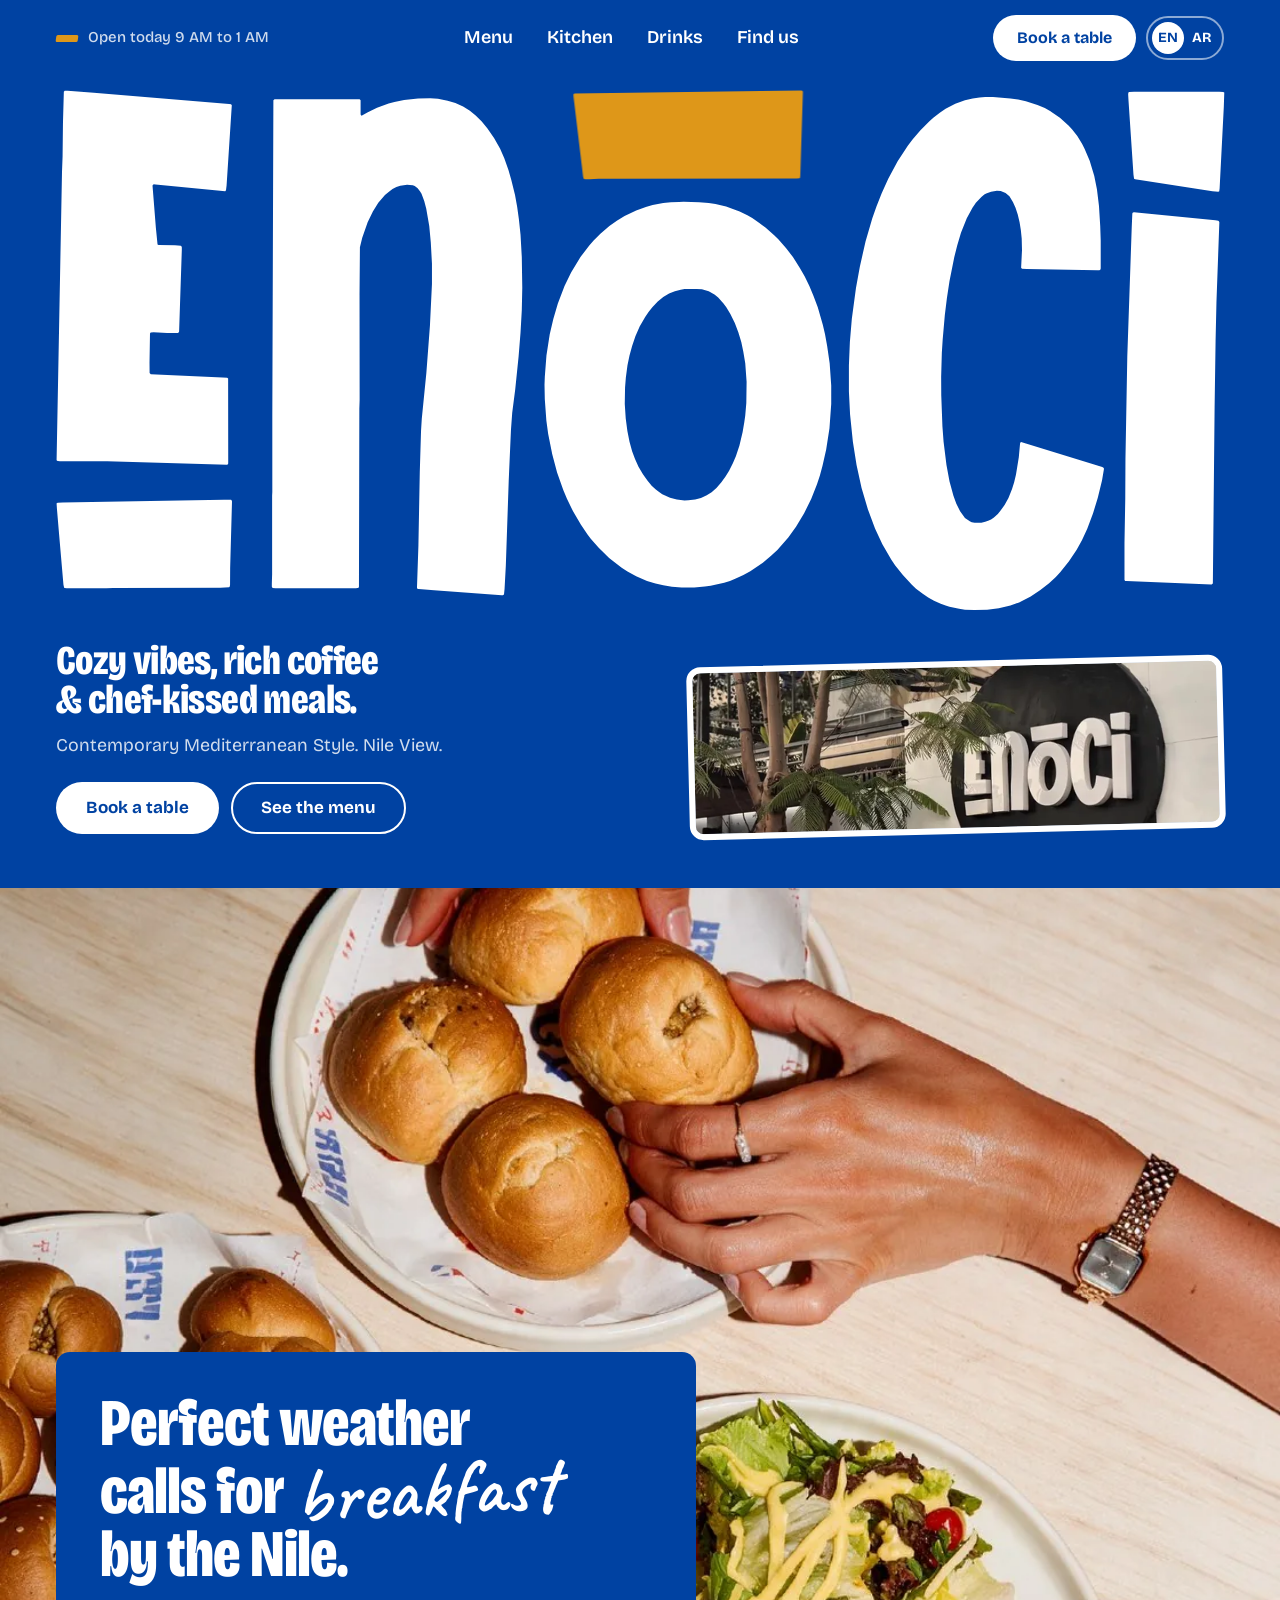
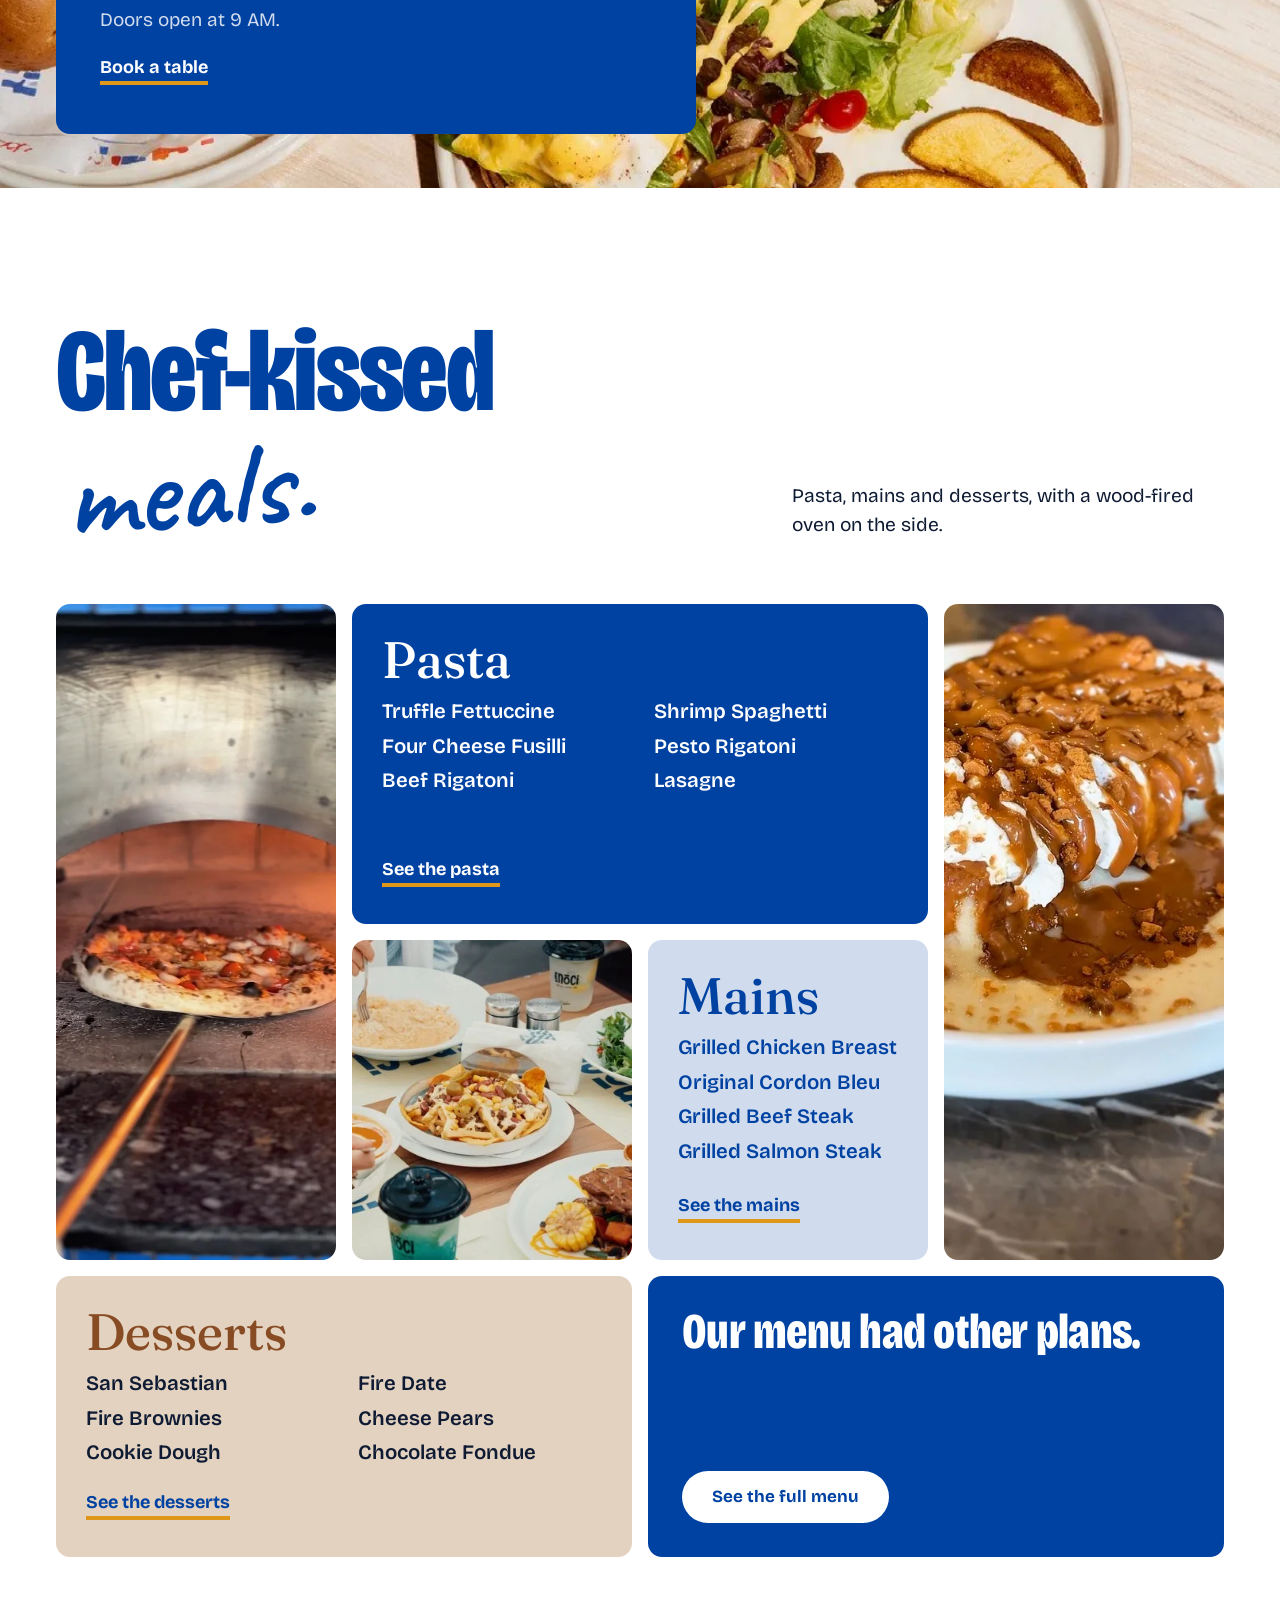
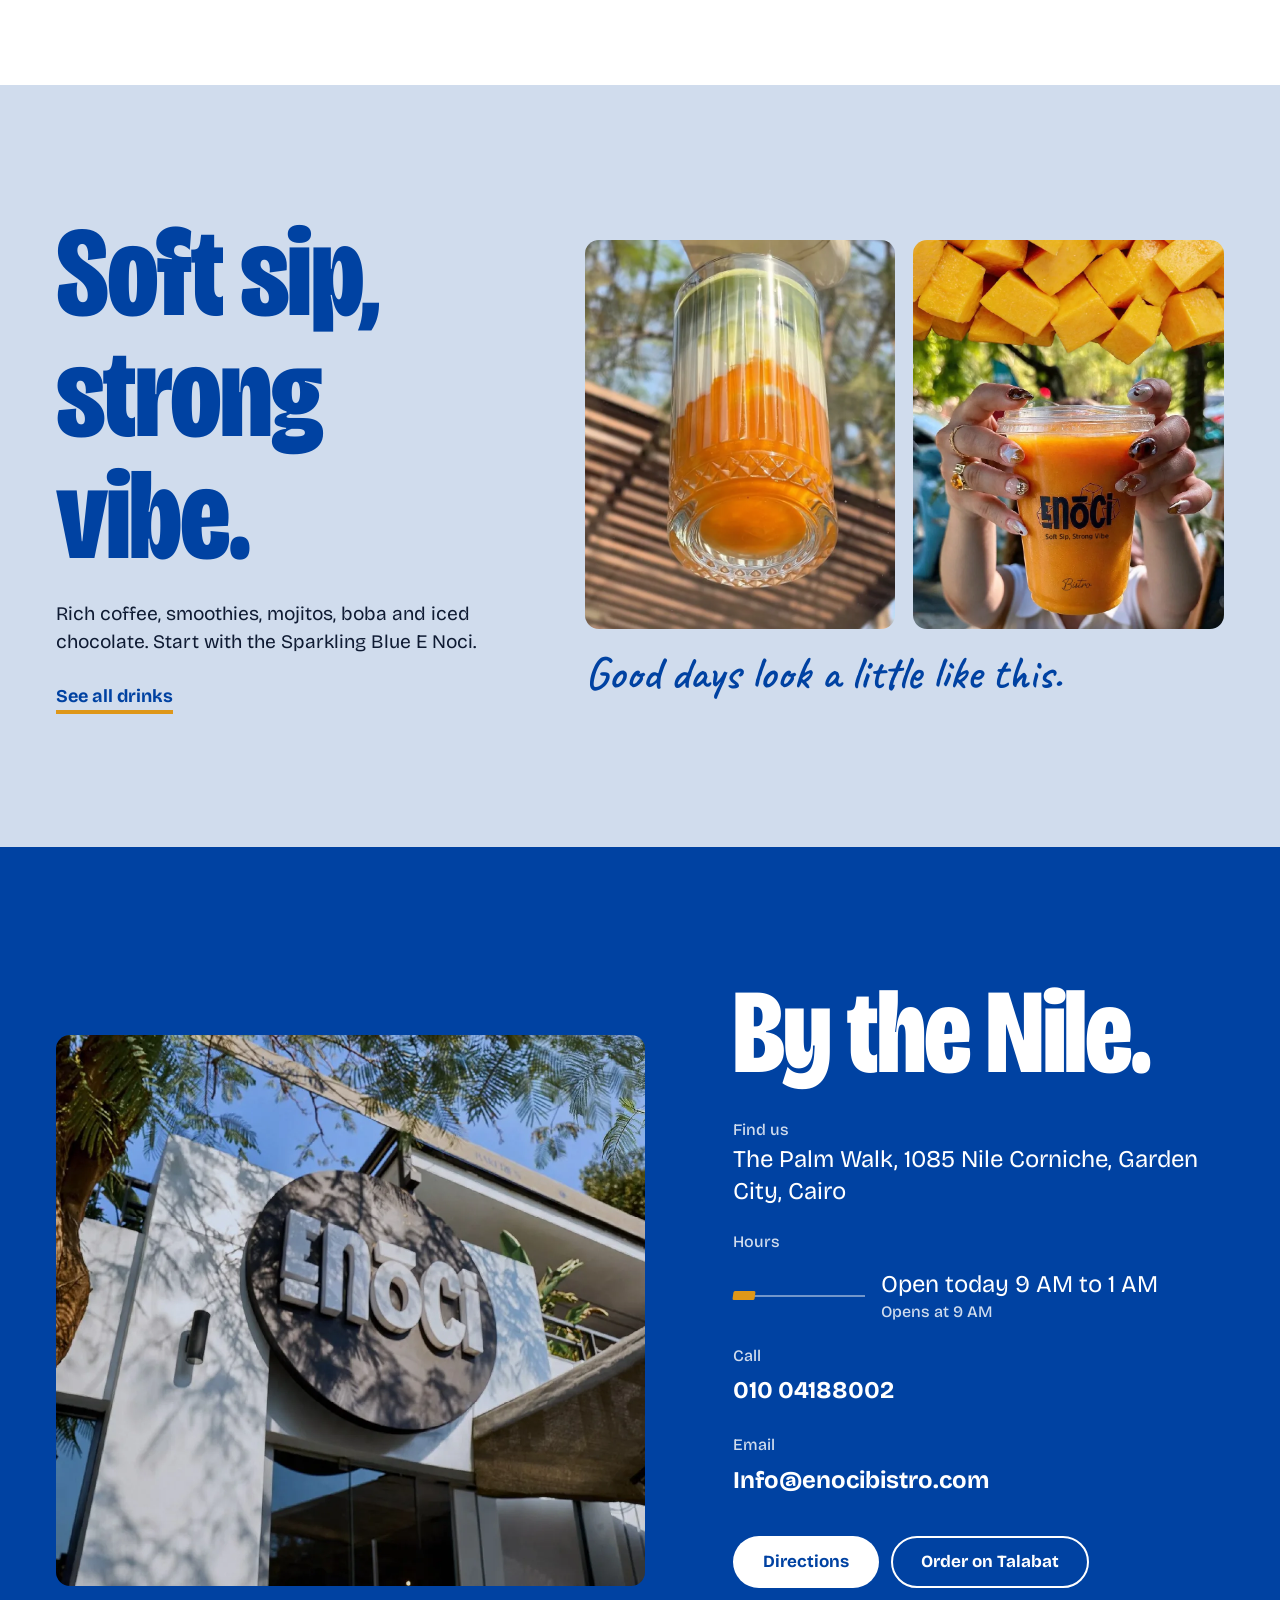
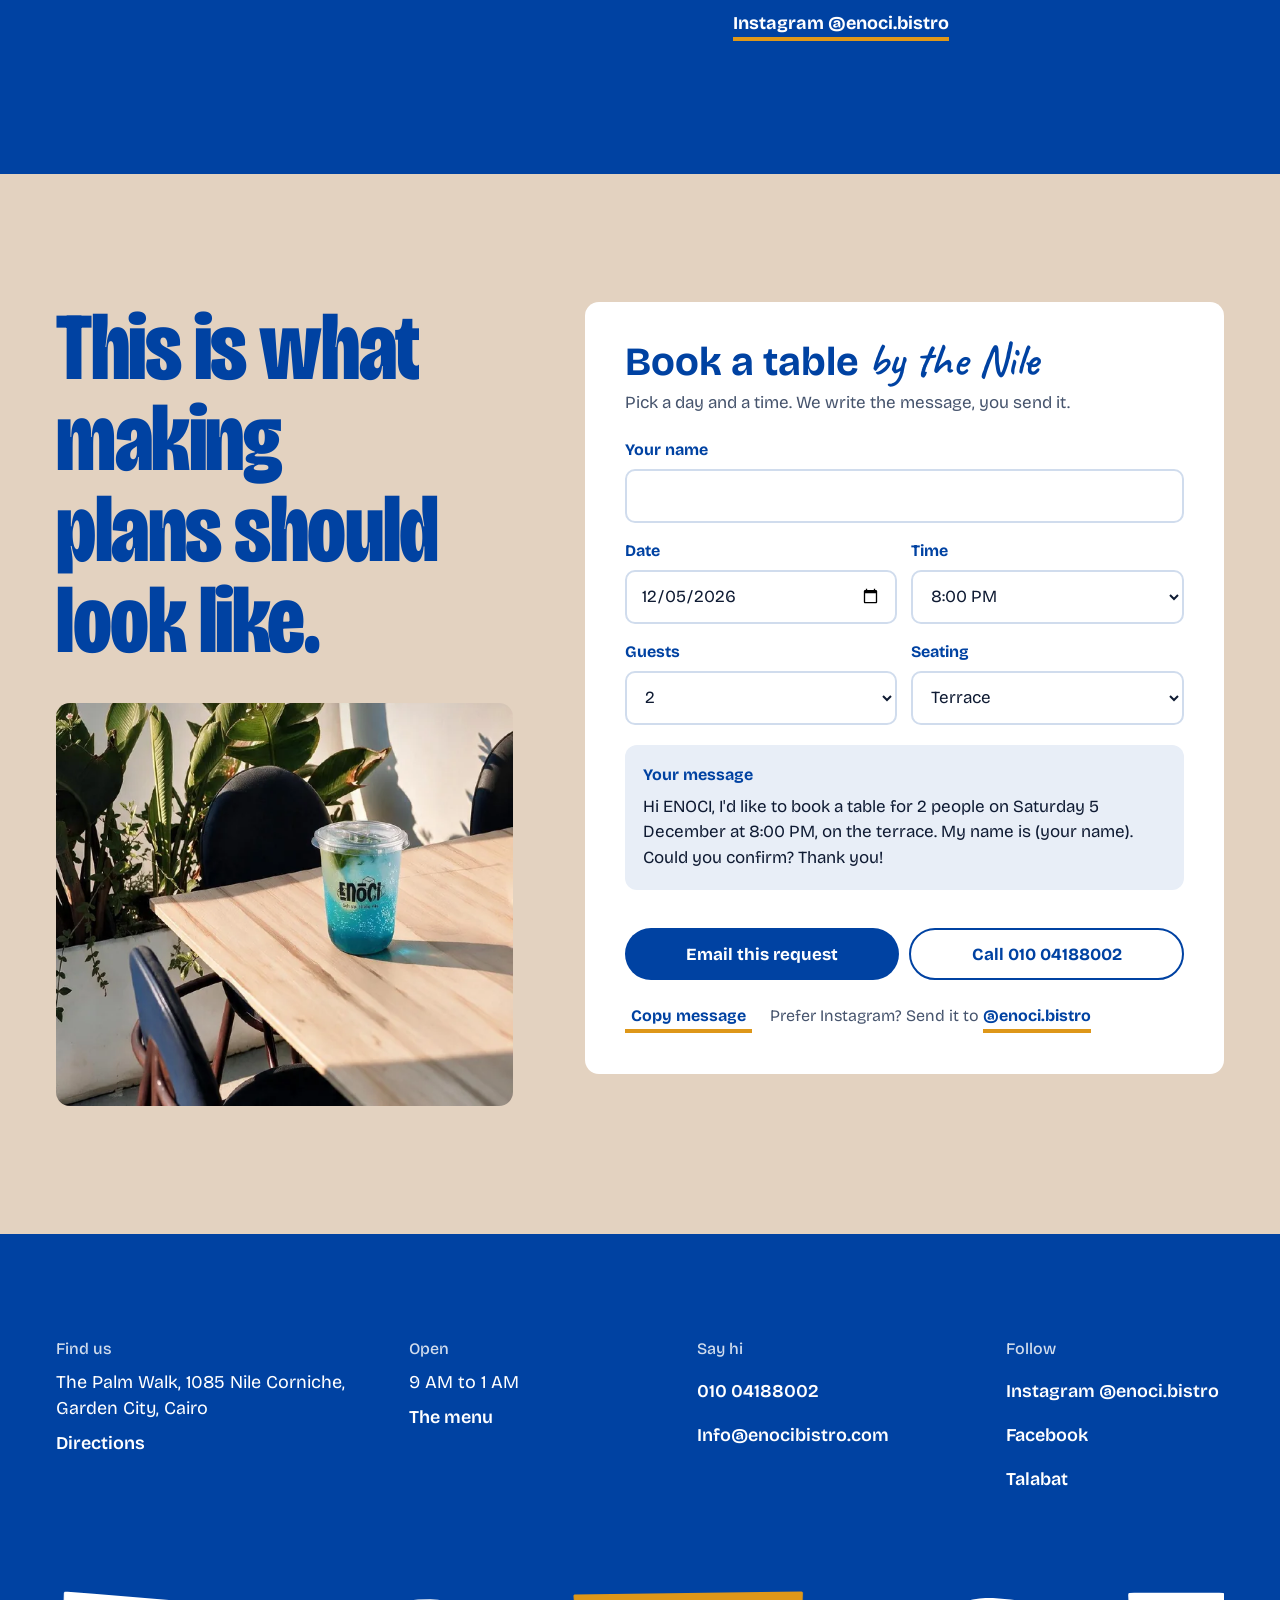
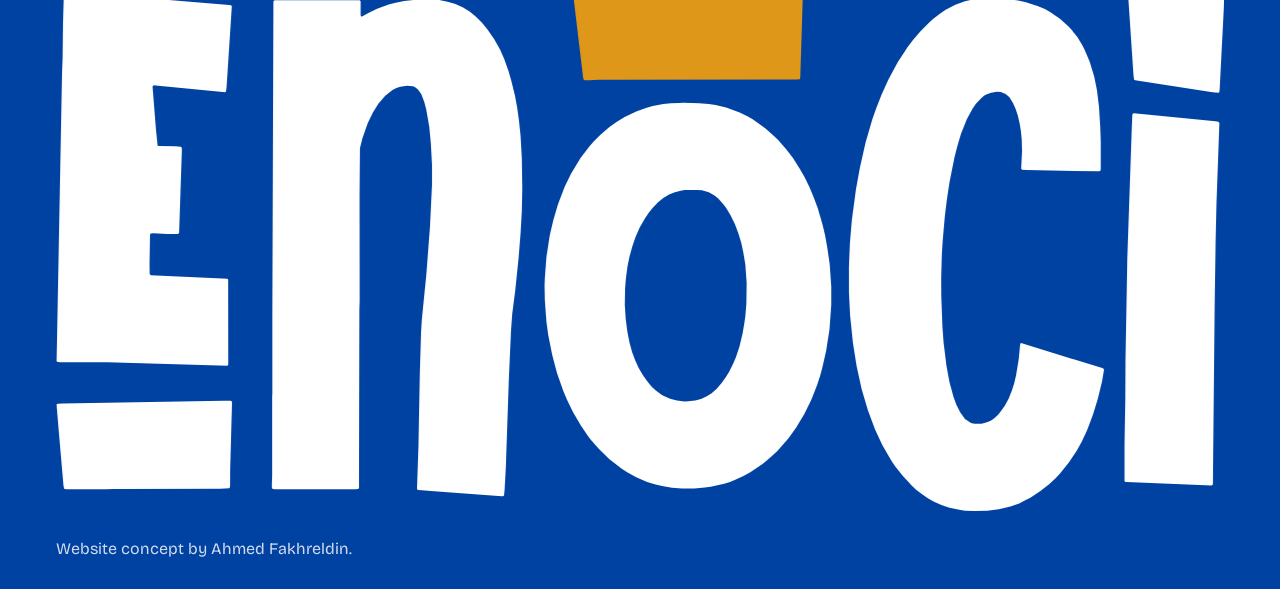
<file: index.html>
<!doctype html>
<html lang="en">
<head>
<meta charset="utf-8">
<meta name="viewport" content="width=device-width, initial-scale=1, minimum-scale=1">
<title>ENOCI Bistro | Chef-kissed meals by the Nile, Garden City</title>
<meta name="description" content="Cozy vibes, rich coffee and chef-kissed meals on the Nile Corniche in Garden City, Cairo. Open 9 AM to 1 AM. Book a table, see the menu, find us.">
<meta name="theme-color" content="#0042A2">
<meta property="og:type" content="website">
<meta property="og:site_name" content="ENOCI Bistro">
<meta property="og:title" content="ENOCI Bistro | Chef-kissed meals by the Nile, Garden City">
<meta property="og:description" content="Cozy vibes, rich coffee and chef-kissed meals on the Nile Corniche in Garden City, Cairo. Open 9 AM to 1 AM. Book a table, see the menu, find us.">
<meta property="og:url" content="https://ahmedfakhr1.github.io/enoci-preview/index.html">
<meta property="og:image" content="https://ahmedfakhr1.github.io/enoci-preview/img/og.jpg">
<meta property="og:image:width" content="1200">
<meta property="og:image:height" content="630">
<meta name="twitter:card" content="summary_large_image">
<link rel="icon" type="image/png" href="img/icon.png">
<link rel="apple-touch-icon" href="img/apple-touch-icon.png">
<link rel="preload" href="fonts/bricolage-grotesque-fbdbf8.woff2" as="font" type="font/woff2" crossorigin>
<link rel="preload" href="fonts/caveat-2ddf82.woff2" as="font" type="font/woff2" crossorigin>
<link rel="preload" href="fonts/fraunces-92b08c.woff2" as="font" type="font/woff2" crossorigin>
<style>html.fl body{opacity:0}body{transition:opacity .25s ease}</style>
<link rel="stylesheet" href="fonts.css?v=1">
<link rel="stylesheet" href="site.css?v=1">
<script>
(function(){var r=document.documentElement,d=document;r.classList.add('js','fl');
function done(){r.classList.remove('fl');r.classList.add('live')}
var f=['800 1em "Bricolage Grotesque"','400 1em "Bricolage Grotesque"','600 1em Caveat','500 1em Fraunces'];
if(d.fonts&&d.fonts.load){Promise.all(f.map(function(x){return d.fonts.load(x)})).then(done,done)}else{done()}
setTimeout(done,1200)})();
</script>
<script src="site.js?v=1" defer></script>
<script type="application/ld+json">
{
  "@context": "https://schema.org",
  "@type": "Restaurant",
  "name": "ENOCI Bistro",
  "description": "Cozy vibes, rich coffee and chef-kissed meals. Contemporary Mediterranean style on the Nile Corniche in Garden City, Cairo.",
  "image": "https://ahmedfakhr1.github.io/enoci-preview/img/og.jpg",
  "url": "https://ahmedfakhr1.github.io/enoci-preview/",
  "telephone": "+20 10 04188002",
  "email": "Info@enocibistro.com",
  "servesCuisine": "Mediterranean",
  "hasMenu": "https://ahmedfakhr1.github.io/enoci-preview/menu.html",
  "address": {
    "@type": "PostalAddress",
    "streetAddress": "The Palm Walk, 1085 Nile Corniche, Garden City",
    "addressLocality": "Cairo",
    "addressCountry": "EG"
  },
  "openingHoursSpecification": [
    {
      "@type": "OpeningHoursSpecification",
      "dayOfWeek": [
        "Monday",
        "Tuesday",
        "Wednesday",
        "Thursday",
        "Friday",
        "Saturday",
        "Sunday"
      ],
      "opens": "09:00",
      "closes": "01:00"
    }
  ],
  "sameAs": [
    "https://www.instagram.com/enoci.bistro/",
    "https://www.facebook.com/enoci.bistro",
    "https://www.talabat.com/egypt/restaurant/733920/e-noci-bistro-garden-city"
  ]
}
</script>
</head>
<body>
<svg width="0" height="0" style="position:absolute" aria-hidden="true" focusable="false"><defs>
<path id="enoci-word" fill-rule="evenodd" d="M8.1 1.7L9.0 0.7L12.0 0.8L39.0 2.9L179.0 14.5L181.0 14.8L181.8 15.7L176.4 98.7L175.8 103.7L175.0 104.6L103.0 97.7L101.0 97.6L99.8 98.7L103.3 142.7L105.0 159.7L106.0 160.4L123.0 160.5L129.0 161.2L129.7 161.7L130.1 162.7L130.1 165.7L127.3 249.7L126.8 250.7L126.0 251.2L115.0 251.2L101.0 250.5L97.9 250.7L97.2 251.7L96.7 281.7L96.8 292.7L98.0 293.9L172.0 297.2L177.0 297.6L178.0 298.4L178.1 384.7L178.0 386.7L177.0 387.6L53.0 383.9L4.0 383.9L2.0 383.8L1.0 383.3L0.6 382.7L6.2 84.7L6.8 68.7L7.2 33.7ZM1109.0 2.7L1110.0 2.1L1115.0 1.9L1203.0 1.9L1207.0 2.0L1208.2 2.7L1207.7 17.7L1203.4 101.7L1203.0 104.7L1202.0 105.3L1196.0 104.6L1116.0 92.3L1114.9 91.7L1114.3 87.7L1109.2 11.7L1108.8 4.7ZM955.1 7.7L961.0 7.2L969.0 7.3L987.0 8.7L995.0 9.9L1003.0 11.6L1015.0 15.4L1022.6 18.7L1028.0 21.6L1038.2 28.7L1047.1 36.7L1050.7 40.7L1056.2 47.7L1061.1 55.7L1063.7 60.7L1069.0 73.2L1073.7 88.7L1076.5 102.7L1078.6 119.7L1079.9 140.7L1080.4 155.7L1080.4 184.7L1080.0 186.0L1079.0 186.4L1077.0 186.5L1004.0 185.2L999.0 184.8L998.1 183.7L999.0 165.7L998.7 153.7L997.8 144.7L996.5 136.7L994.6 128.7L992.3 121.7L989.6 115.7L986.0 109.9L982.0 106.4L977.0 104.5L973.0 104.1L967.0 105.1L962.0 107.1L960.0 108.2L957.0 110.6L951.3 116.7L947.8 121.7L941.9 132.7L935.9 147.7L932.0 160.7L929.0 172.7L924.0 197.7L921.3 215.7L919.2 232.7L917.0 257.7L916.1 271.7L915.4 296.7L915.5 315.7L916.7 347.7L917.9 363.7L920.9 387.7L924.0 404.5L928.1 419.7L931.0 427.7L935.0 435.6L940.0 442.5L945.0 446.0L947.0 446.9L950.0 447.6L957.0 447.5L961.0 446.6L964.0 445.5L967.0 444.1L970.0 442.1L974.0 438.4L976.3 435.7L981.0 429.2L985.0 422.0L988.7 412.7L990.9 405.7L992.8 397.7L995.7 379.7L997.0 365.7L997.2 364.7L998.0 364.1L1082.0 390.0L1083.3 390.7L1083.8 391.7L1081.8 403.7L1077.4 421.7L1072.5 437.7L1066.5 453.7L1061.0 465.7L1055.4 475.7L1047.4 487.7L1038.5 498.7L1034.0 503.6L1027.0 510.0L1018.0 517.1L1008.0 523.7L996.0 529.9L987.0 533.2L975.0 536.0L963.0 537.6L950.0 537.9L940.0 537.4L934.0 536.5L924.0 534.4L920.0 533.2L915.0 531.3L908.0 528.2L902.0 524.9L896.0 520.8L889.4 515.7L885.1 511.7L875.8 501.7L867.9 491.7L863.9 485.7L854.6 469.7L847.0 453.4L839.6 433.7L833.1 411.7L827.9 387.7L824.1 363.7L821.2 335.7L820.0 311.7L820.0 284.7L821.0 260.7L823.0 236.7L827.3 204.7L831.3 182.7L837.2 156.7L844.2 132.7L848.4 120.7L853.9 106.7L860.7 91.7L870.4 73.7L880.9 57.7L886.0 51.0L894.0 41.7L903.0 32.6L907.3 28.7L914.0 23.5L920.0 19.5L930.0 14.3L940.0 10.6L948.0 8.7ZM374.5 8.7L387.0 8.5L395.0 9.0L405.0 11.0L413.0 13.4L421.0 17.1L428.0 21.4L434.0 26.3L440.3 32.7L446.2 39.7L453.0 49.7L459.3 60.7L463.6 70.7L467.9 82.7L470.8 92.7L474.7 108.7L476.9 120.7L478.7 133.7L480.4 149.7L481.7 172.7L482.2 204.7L481.7 227.7L480.4 250.7L478.4 275.7L474.9 309.7L471.8 333.7L470.5 351.7L468.2 403.7L465.2 491.7L463.9 515.7L463.3 521.7L462.0 522.6L461.0 522.6L391.0 517.4L375.0 516.1L373.7 515.7L373.3 514.7L374.8 470.7L376.2 395.7L377.5 352.7L378.3 339.7L383.0 292.7L386.7 243.7L388.8 200.7L388.8 179.7L387.6 157.7L386.0 140.7L382.9 122.7L380.8 114.7L378.0 107.2L376.4 104.7L374.0 101.6L371.0 99.4L369.0 98.5L363.0 97.9L356.0 99.0L352.0 100.4L348.0 102.4L344.0 105.4L340.2 108.7L333.3 116.7L327.7 125.7L322.3 136.7L316.7 152.7L314.3 162.7L313.9 211.7L314.0 320.7L313.7 329.7L313.3 513.7L312.9 514.7L312.0 515.1L310.0 515.2L227.0 515.2L224.0 514.9L223.2 513.7L223.2 510.7L223.5 500.7L223.5 419.7L223.7 415.7L223.7 335.7L224.8 10.7L226.0 9.6L229.0 9.5L314.0 9.5L315.0 10.7L315.0 24.7L315.1 25.7L316.0 26.6L322.0 23.2L332.0 18.4L344.0 14.0L350.0 12.4L360.0 10.3ZM644.4 115.7L649.0 115.5L665.0 116.0L675.0 116.9L682.0 117.9L693.0 120.5L707.0 125.6L715.0 129.5L720.0 132.5L727.0 137.2L734.0 142.5L743.0 150.4L747.0 154.3L755.1 163.7L762.1 172.7L769.1 183.7L774.2 192.7L779.1 202.7L783.3 212.7L787.8 224.7L793.0 242.7L795.3 252.7L797.5 264.7L800.1 282.7L801.7 305.7L801.7 324.7L799.9 349.7L796.5 371.7L792.7 388.7L790.0 398.6L787.0 407.7L781.1 422.7L773.7 437.7L765.3 451.7L757.3 462.7L746.0 475.7L739.5 481.7L731.0 488.8L718.0 497.7L710.9 501.7L703.0 505.3L697.0 507.7L691.0 509.5L677.0 512.7L671.0 513.5L660.0 514.5L647.0 514.5L637.0 513.6L628.0 512.2L620.0 510.4L611.2 507.7L600.0 502.9L591.0 498.0L585.0 494.1L572.0 484.0L561.0 473.2L552.8 463.7L549.7 459.7L542.9 449.7L534.7 435.7L528.4 422.7L524.6 413.7L518.2 395.7L513.2 376.7L509.0 355.7L507.1 341.7L505.5 319.7L505.2 304.7L505.5 296.7L507.2 274.7L510.6 252.7L514.3 236.7L519.0 220.7L525.9 202.7L532.7 188.7L542.4 172.7L551.5 160.7L556.0 155.6L563.0 148.6L572.3 140.7L580.0 135.3L588.0 130.4L600.0 124.5L610.0 120.9L617.0 119.0L628.0 116.9L636.0 116.0ZM1113.7 126.7L1115.0 126.5L1120.0 127.0L1199.0 134.8L1202.0 135.3L1202.6 135.7L1203.1 136.7L1200.1 219.7L1199.2 259.7L1198.2 327.7L1196.4 509.7L1196.2 510.7L1195.0 511.4L1107.0 507.9L1105.7 507.7L1105.0 506.7L1105.0 468.7L1105.8 422.7L1106.0 381.7L1107.9 275.7L1112.5 141.7L1113.1 127.7ZM662.8 205.7L668.0 206.1L675.0 208.2L681.0 211.6L684.8 214.7L690.3 220.7L693.2 224.7L697.4 231.7L702.0 240.9L705.7 250.7L708.7 260.7L710.8 270.7L712.8 282.7L714.2 301.7L713.9 323.7L712.8 336.7L711.8 343.7L710.1 353.7L706.8 367.7L703.1 378.7L700.1 385.7L696.1 393.7L692.4 399.7L688.1 405.7L683.0 411.6L678.0 416.0L673.0 419.2L667.0 422.0L661.0 423.5L654.0 424.4L650.0 424.5L642.0 423.6L635.0 421.8L627.0 418.0L623.0 415.3L620.0 413.0L616.0 409.2L611.4 403.7L607.0 397.5L602.4 389.7L598.8 381.7L595.8 373.7L593.1 363.7L590.9 352.7L589.2 339.7L588.2 324.7L588.5 307.7L589.3 297.7L591.0 284.7L593.1 274.7L595.8 264.7L599.2 254.7L603.6 244.7L609.3 234.7L612.8 229.7L616.7 224.7L622.3 218.7L628.0 214.1L634.0 210.4L640.0 208.0L646.0 206.5L650.0 205.9ZM173.9 423.7L181.0 423.8L181.9 424.7L182.0 425.7L180.1 494.7L180.0 511.7L179.6 513.7L179.0 514.3L170.0 514.7L59.0 514.9L52.0 515.2L11.0 515.2L9.0 515.1L8.4 514.7L7.7 511.7L3.2 459.7L1.0 433.7L0.6 427.7L1.0 427.2L2.0 426.8L7.0 426.5Z"/>
<path id="enoci-bar" d="M748.7 0.7L771.0 0.5L772.0 1.0L772.4 1.7L769.7 88.7L769.4 90.7L769.0 91.2L766.0 91.5L561.0 91.9L552.0 92.2L547.0 92.2L545.7 91.7L545.1 89.7L535.3 7.7L535.1 4.7L536.0 3.6Z"/>
</defs></svg><a class="skip" href="#main">Skip to content</a>
<header class="site-header dark">
  <div class="wrap hd">
    <div class="hd-left">
      <a class="hd-logo" href="index.html" aria-label="ENOCI Bistro, home"><svg class="logo" viewBox="0 0 1207.9 537.4" aria-hidden="true" focusable="false"><use href="#enoci-word"/><g class="mark-bar"><use href="#enoci-bar"/></g></svg></a>
      <p class="hd-status"><i class="bar" aria-hidden="true"></i><span>Open <span class="xs-hide">today </span>9 AM to 1 AM</span></p>
    </div>
    <nav class="hd-nav" aria-label="Main">
      <a href="menu.html">Menu</a>
      <a href="#kitchen">Kitchen</a>
      <a href="#drinks">Drinks</a>
      <a href="#visit">Find us</a>
    </nav>
    <div class="hd-actions">
      <a class="btn btn--white btn--sm hd-book" href="#book">Book a table</a>
      <button class="lang" type="button" data-ar aria-haspopup="dialog"><span>EN</span> <span>AR</span></button>
      <button class="burger" type="button" aria-label="Open menu" aria-expanded="false" aria-controls="drawer"><span></span><span></span></button>
    </div>
  </div>
</header>
<div class="drawer dark" id="drawer" inert aria-hidden="true" role="dialog" aria-modal="true" aria-label="Menu">
  <div class="drawer__top">
    <a class="hd-logo" href="index.html" aria-label="ENOCI Bistro, home"><svg class="logo" viewBox="0 0 1207.9 537.4" aria-hidden="true" focusable="false"><use href="#enoci-word"/><g class="mark-bar"><use href="#enoci-bar"/></g></svg></a>
    <button class="drawer__close" type="button">Close</button>
  </div>
  <nav class="drawer__nav" aria-label="Mobile">
    <a href="menu.html"><i class="bar" aria-hidden="true"></i>Menu</a>
    <a href="#kitchen"><i class="bar" aria-hidden="true"></i>Kitchen</a>
    <a href="#drinks"><i class="bar" aria-hidden="true"></i>Drinks</a>
    <a href="#book"><i class="bar" aria-hidden="true"></i>Book a table</a>
    <a href="#visit"><i class="bar" aria-hidden="true"></i>Find us</a>
  </nav>
  <p class="drawer__hours"><i class="bar" aria-hidden="true"></i>Open today 9 AM to 1 AM</p>
  <div class="drawer__cta">
    <a href="tel:+201004188002">Call 010 04188002</a>
    <a href="https://www.google.com/maps/search/?api=1&query=ENOCI+Bistro+The+Palm+Walk+1085+Nile+Corniche+Garden+City+Cairo" target="_blank" rel="noopener">Directions</a>
    <a href="https://www.talabat.com/egypt/restaurant/733920/e-noci-bistro-garden-city" target="_blank" rel="noopener">Talabat</a>
    <a href="https://www.instagram.com/enoci.bistro/" target="_blank" rel="noopener">Instagram</a>
  </div>
</div>
<main id="main">
<section class="hero dark" aria-label="Welcome">
  <div class="wrap hero__in">
    <h1 class="hero-mark"><span class="sr-only">ENOCI Bistro, Garden City, Cairo</span><svg class="logo" viewBox="0 0 1207.9 537.4" aria-hidden="true" focusable="false"><use href="#enoci-word"/><g class="mark-bar"><use href="#enoci-bar"/></g></svg></h1>
    <div class="hero__row">
      <div>
        <p class="hero-line display">Breakfast by the Nile.</p>
        <p class="hero-bio display">Cozy vibes, rich coffee &amp; chef-kissed meals.</p>
        <p class="hero-sub">Contemporary Mediterranean Style. Nile View.</p>
        <div class="hero__cta">
          <a class="btn btn--white" href="#book">Book a table</a>
          <a class="btn btn--line hero-secondary" href="menu.html">See the menu</a>
        </div>
      </div>
      <div class="hero-card">
        <img src="img/sign-s.webp" srcset="img/sign-s.webp 640w, img/sign.webp 985w" sizes="580px" width="985" height="628" alt="The round ENOCI sign on the building, seen through the trees" loading="lazy" decoding="async">
      </div>
    </div>
  </div>
</section>

<section class="breakfast" id="breakfast" aria-labelledby="bf-h">
  <img class="breakfast__photo" src="img/breakfast.webp" srcset="img/breakfast-s.webp 700w, img/breakfast.webp 1120w" sizes="100vw" width="1120" height="1392" alt="Breakfast seen from above on a light wood table: bread rolls on two plates, and eggs with hollandaise, salad and potato wedges, with two hands reaching in" loading="lazy" decoding="async">
  <div class="wrap">
    <div class="plate dark">
      <h2 id="bf-h" class="display">Perfect weather calls for <span class="script">breakfast</span> by the Nile.</h2>
      <p>Doors open at 9 AM.</p>
      <a class="link" href="#book">Book a table</a>
    </div>
  </div>
</section>

<section class="sec" id="kitchen" aria-labelledby="k-h">
  <div class="wrap">
    <header class="sec-head">
      <h2 id="k-h" class="display rv">Chef-kissed <span class="script">meals.</span></h2>
      <p class="lede rv">Pasta, mains and desserts, with a wood-fired oven on the side.</p>
    </header>
    <div class="kgrid">
      <div class="kt kt--text k-pasta dark">
        <h3>Pasta</h3>
        <ul>
          <li>Truffle Fettuccine</li><li>Shrimp Spaghetti</li><li>Four Cheese Fusilli</li><li>Pesto Rigatoni</li><li>Beef Rigatoni</li><li>Lasagne</li>
        </ul>
        <a class="link" href="menu.html#pasta">See the pasta</a>
      </div>
      <figure class="kt kt--photo k-oven"><img src="img/oven.webp" width="720" height="1280" alt="A pizza on the peel inside the glowing wood-fired oven" loading="lazy" decoding="async"></figure>
      <figure class="kt kt--photo k-lotus"><img src="img/lotus.webp" width="660" height="825" alt="Lotus tres leches with whipped cream and a caramel pour on a white plate over marble" loading="lazy" decoding="async"></figure>
      <figure class="kt kt--photo k-spread"><img src="img/spread.webp" width="720" height="405" alt="A table of pasta, loaded fries and steak with corn, and drinks in ENOCI cups" loading="lazy" decoding="async"></figure>
      <div class="kt kt--text k-mains">
        <h3>Mains</h3>
        <ul>
          <li>Grilled Chicken Breast</li><li>Original Cordon Bleu</li><li>Grilled Beef Steak</li><li>Grilled Salmon Steak</li>
        </ul>
        <a class="link" href="menu.html#mains">See the mains</a>
      </div>
      <div class="kt kt--text k-des">
        <h3>Desserts</h3>
        <ul>
          <li>San Sebastian</li><li>Fire Date</li><li>Fire Brownies</li><li>Cheese Pears</li><li>Cookie Dough</li><li>Chocolate Fondue</li>
        </ul>
        <a class="link" href="menu.html#desserts">See the desserts</a>
      </div>
      <div class="kt k-strip dark">
        <p class="display">Our menu had other plans.</p>
        <a class="btn btn--white" href="menu.html">See the full menu</a>
      </div>
    </div>
  </div>
</section>

<section class="sec sec--pale drinks" id="drinks" aria-labelledby="d-h">
  <div class="wrap drinks__grid">
    <div>
      <h2 id="d-h" class="display rv">Soft sip, strong vibe.</h2>
      <p class="lede rv">Rich coffee, smoothies, mojitos, boba and iced chocolate. Start with the Sparkling Blue E Noci.</p>
      <a class="link" href="menu.html#cold-drinks">See all drinks</a>
    </div>
    <div class="pair">
      <figure><img src="img/juice.webp" width="720" height="900" alt="A layered orange and green juice in a ribbed glass, lit by the sun" loading="lazy" decoding="async"></figure>
      <figure><img src="img/mango.webp" width="900" height="1125" alt="A mango drink in an ENOCI cup held up with both hands, mango cubes behind" loading="lazy" decoding="async"></figure>
      <p class="pair-cap script">Good days look a little like this.</p>
    </div>
  </div>
</section>

<section class="sec visit dark" id="visit" aria-labelledby="v-h">
  <div class="wrap visit__grid">
    <div class="visit__photo"><img src="img/facade-s.webp" srcset="img/facade-s.webp 640w, img/facade.webp 1100w" sizes="(min-width: 900px) 52vw, 100vw" width="1100" height="1028" alt="The round ENOCI sign above the entrance, with tree shadows on the white wall" loading="lazy" decoding="async"></div>
    <div>
      <h2 id="v-h" class="display">By the Nile.</h2>
      <div class="facts">
        <p><span class="lbl">Find us</span>The Palm Walk, 1085 Nile Corniche, Garden City, Cairo</p>
        <div class="hours" data-hours>
          <span class="lbl">Hours</span>
          <div class="hours__line">
            <span class="hours__track" aria-hidden="true"><i class="hours__bar"></i></span>
            <div class="hours__txt"><p>Open today 9 AM to 1 AM</p><span class="hours__state" data-hours-state></span></div>
          </div>
        </div>
        <p><span class="lbl">Call</span><a class="big" href="tel:+201004188002">010 04188002</a></p>
        <p><span class="lbl">Email</span><a class="big" href="mailto:Info@enocibistro.com">Info@enocibistro.com</a></p>
      </div>
      <div class="visit__cta">
        <a class="btn btn--white" href="https://www.google.com/maps/search/?api=1&query=ENOCI+Bistro+The+Palm+Walk+1085+Nile+Corniche+Garden+City+Cairo" target="_blank" rel="noopener">Directions</a>
        <a class="btn btn--line" href="https://www.talabat.com/egypt/restaurant/733920/e-noci-bistro-garden-city" target="_blank" rel="noopener">Order on Talabat</a>
      </div>
      <a class="link visit__ig" href="https://www.instagram.com/enoci.bistro/" target="_blank" rel="noopener">Instagram @enoci.bistro</a>
    </div>
  </div>
</section>

<section class="sec plans on-light" id="book" aria-labelledby="p-h">
  <div class="wrap plans__grid">
    <div>
      <h2 id="p-h" class="display rv">This is what making plans should look like.</h2>
      <div class="plans__photo"><img src="img/terrace-s.webp" srcset="img/terrace-s.webp 640w, img/terrace.webp 1085w" sizes="(min-width: 900px) 40vw, 100vw" width="1085" height="959" alt="A blue drink in an ENOCI cup on a sunlit wooden terrace table, with plants and chairs" loading="lazy" decoding="async"></div>
    </div>
    <div class="card">
      <h3>Book a table <span class="script">by the Nile</span></h3>
      <p class="card__sub">Pick a day and a time. We write the message, you send it.</p>
      <form id="book-form" class="form" novalidate autocomplete="on">
        <div class="field field--full"><label for="f-name">Your name</label><input id="f-name" name="guest" type="text" autocomplete="name" required></div>
        <div class="field"><label for="f-date">Date</label><input id="f-date" name="date" type="date" required></div>
        <div class="field"><label for="f-time">Time</label>
          <select id="f-time" name="time">
          <option value="09:00">9:00 AM</option>
          <option value="09:30">9:30 AM</option>
          <option value="10:00">10:00 AM</option>
          <option value="10:30">10:30 AM</option>
          <option value="11:00">11:00 AM</option>
          <option value="11:30">11:30 AM</option>
          <option value="12:00">12:00 PM</option>
          <option value="12:30">12:30 PM</option>
          <option value="13:00">1:00 PM</option>
          <option value="13:30">1:30 PM</option>
          <option value="14:00">2:00 PM</option>
          <option value="14:30">2:30 PM</option>
          <option value="15:00">3:00 PM</option>
          <option value="15:30">3:30 PM</option>
          <option value="16:00">4:00 PM</option>
          <option value="16:30">4:30 PM</option>
          <option value="17:00">5:00 PM</option>
          <option value="17:30">5:30 PM</option>
          <option value="18:00">6:00 PM</option>
          <option value="18:30">6:30 PM</option>
          <option value="19:00">7:00 PM</option>
          <option value="19:30">7:30 PM</option>
          <option value="20:00" selected>8:00 PM</option>
          <option value="20:30">8:30 PM</option>
          <option value="21:00">9:00 PM</option>
          <option value="21:30">9:30 PM</option>
          <option value="22:00">10:00 PM</option>
          <option value="22:30">10:30 PM</option>
          <option value="23:00">11:00 PM</option>
          <option value="23:30">11:30 PM</option>
          <option value="00:00">12:00 AM</option>
          <option value="00:30">12:30 AM</option>
          </select></div>
        <div class="field"><label for="f-guests">Guests</label><select id="f-guests" name="guests"><option value="1">1</option><option value="2" selected>2</option><option value="3">3</option><option value="4">4</option><option value="5">5</option><option value="6">6</option><option value="7">7</option><option value="8">8</option><option value="9">9</option><option value="10">10</option><option value="11">11</option><option value="12">12</option><option value="13">13 or more</option></select></div>
        <div class="field"><label for="f-seat">Seating</label>
          <select id="f-seat" name="seat"><option value="terrace" selected>Terrace</option><option value="inside">Inside</option><option value="any">No preference</option></select></div>
      </form>
      <div class="msg"><b>Your message</b><p id="msg-text" aria-live="polite">Hi ENOCI, I'd like to book a table for 2 people at 8:00 PM, on the terrace. Could you confirm? Thank you!</p></div>
      <p class="msg-err" id="msg-err" role="status"></p>
      <div class="send">
        <a class="btn btn--cobalt" id="send-mail" href="mailto:Info@enocibistro.com">Email this request</a>
        <a class="btn btn--line" href="tel:+201004188002">Call 010 04188002</a>
      </div>
      <div class="send__more">
        <button type="button" class="link" id="copy-msg">Copy message</button>
        <span>Prefer Instagram? Send it to <a class="link" href="https://www.instagram.com/enoci.bistro/" target="_blank" rel="noopener">@enoci.bistro</a></span>
      </div>
    </div>
  </div>
</section>
</main>
<footer class="footer dark">
  <div class="wrap">
    <div class="footer__cols">
      <div>
        <h2>Find us</h2>
        <p>The Palm Walk, 1085 Nile Corniche, Garden City, Cairo</p>
        <a href="https://www.google.com/maps/search/?api=1&query=ENOCI+Bistro+The+Palm+Walk+1085+Nile+Corniche+Garden+City+Cairo" target="_blank" rel="noopener">Directions</a>
      </div>
      <div>
        <h2>Open</h2>
        <p>9 AM to 1 AM</p>
        <a href="menu.html">The menu</a>
      </div>
      <div>
        <h2>Say hi</h2>
        <ul>
          <li><a href="tel:+201004188002">010 04188002</a></li>
          <li><a href="mailto:Info@enocibistro.com">Info@enocibistro.com</a></li>
        </ul>
      </div>
      <div>
        <h2>Follow</h2>
        <ul>
          <li><a href="https://www.instagram.com/enoci.bistro/" target="_blank" rel="noopener">Instagram @enoci.bistro</a></li>
          <li><a href="https://www.facebook.com/enoci.bistro" target="_blank" rel="noopener">Facebook</a></li>
          <li><a href="https://www.talabat.com/egypt/restaurant/733920/e-noci-bistro-garden-city" target="_blank" rel="noopener">Talabat</a></li>
        </ul>
      </div>
    </div>
    <div class="footer__mark"><svg class="logo" viewBox="0 0 1207.9 537.4" role="img" aria-label="ENOCI Bistro"><use href="#enoci-word"/><g class="mark-bar"><use href="#enoci-bar"/></g></svg></div>
    <p class="footer__credit">Website concept by Ahmed Fakhreldin.</p>
  </div>
</footer>
<nav class="bar-bottom" aria-label="Quick actions">
  <a href="#book">Book a table</a>
  <a href="tel:+201004188002">Call</a>
  <a href="https://www.google.com/maps/search/?api=1&query=ENOCI+Bistro+The+Palm+Walk+1085+Nile+Corniche+Garden+City+Cairo" target="_blank" rel="noopener">Directions</a>
</nav>
<dialog class="pop" id="ar-pop" aria-labelledby="ar-msg">
  <p id="ar-msg">Arabic is not in this preview, it will be live in the final version.</p>
  <button class="btn btn--cobalt" type="button" data-pop-close>Got it</button>
</dialog>
</body>
</html>
</file>
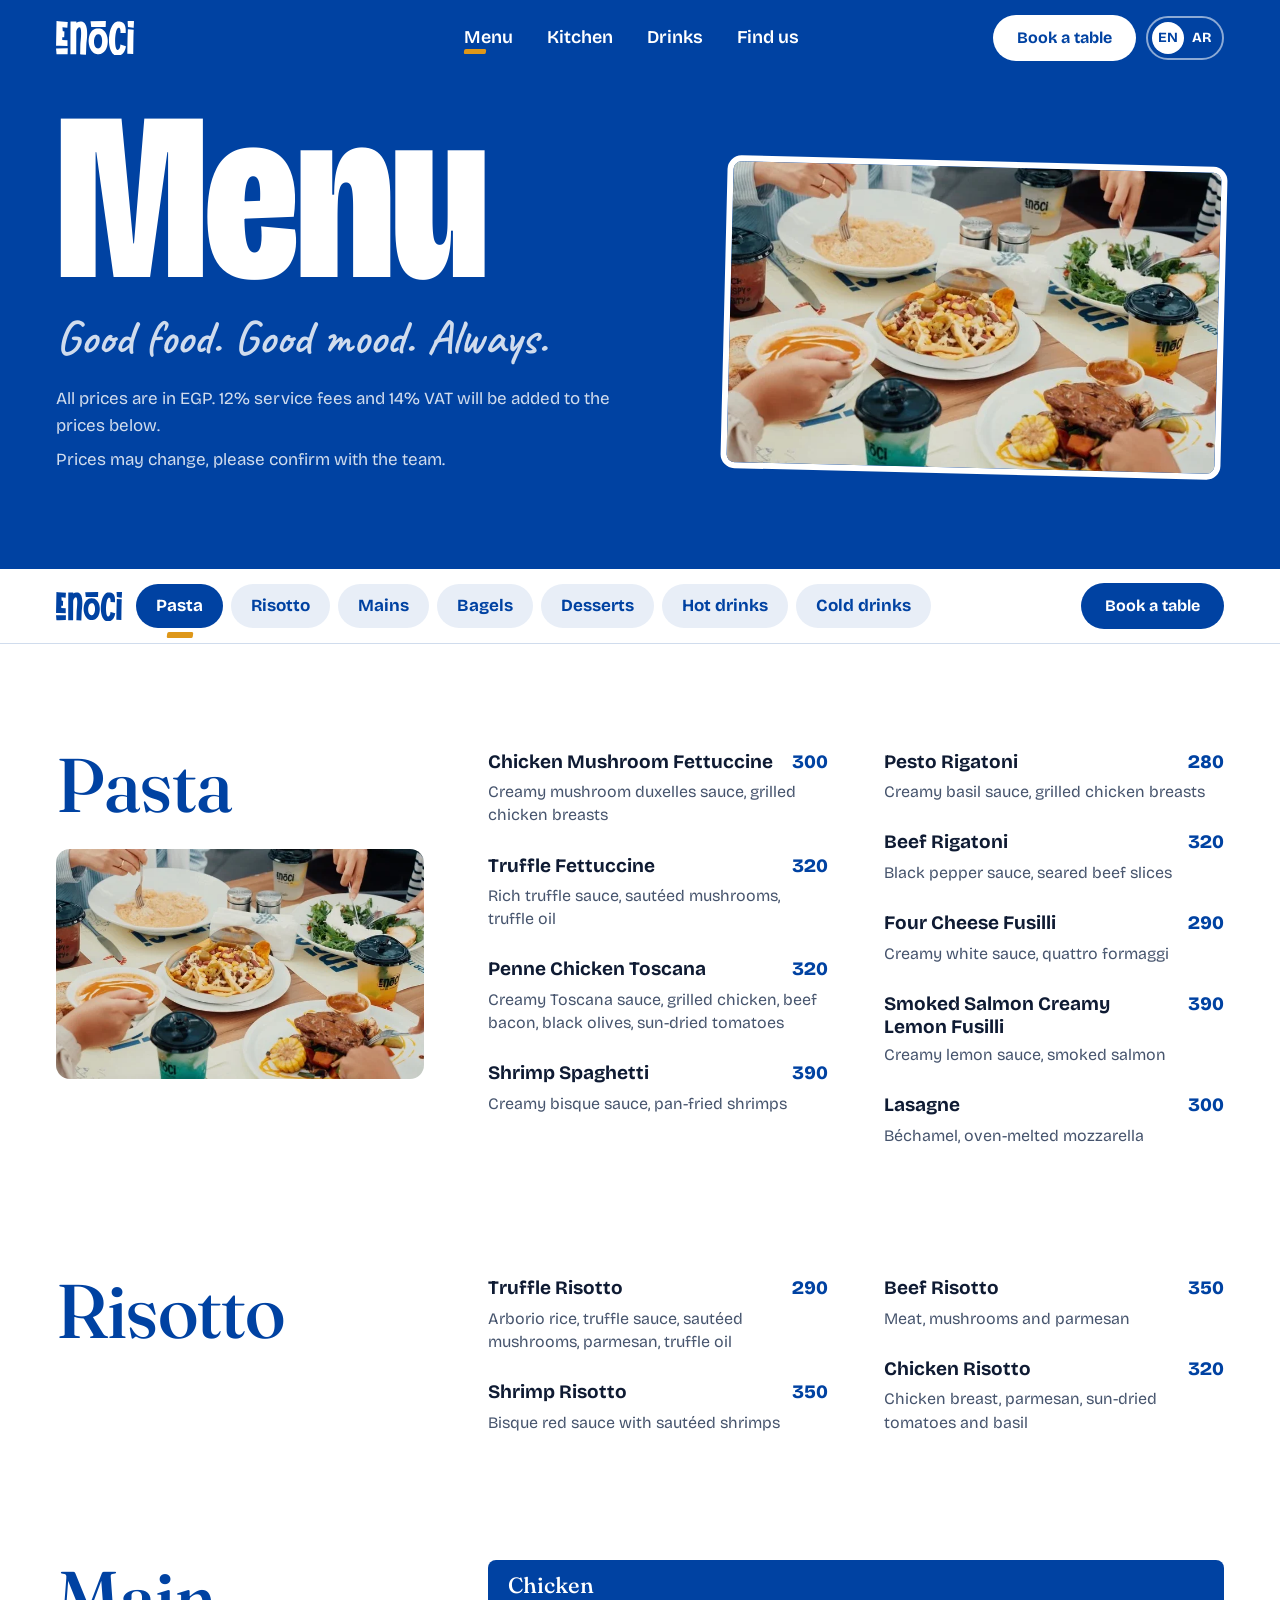
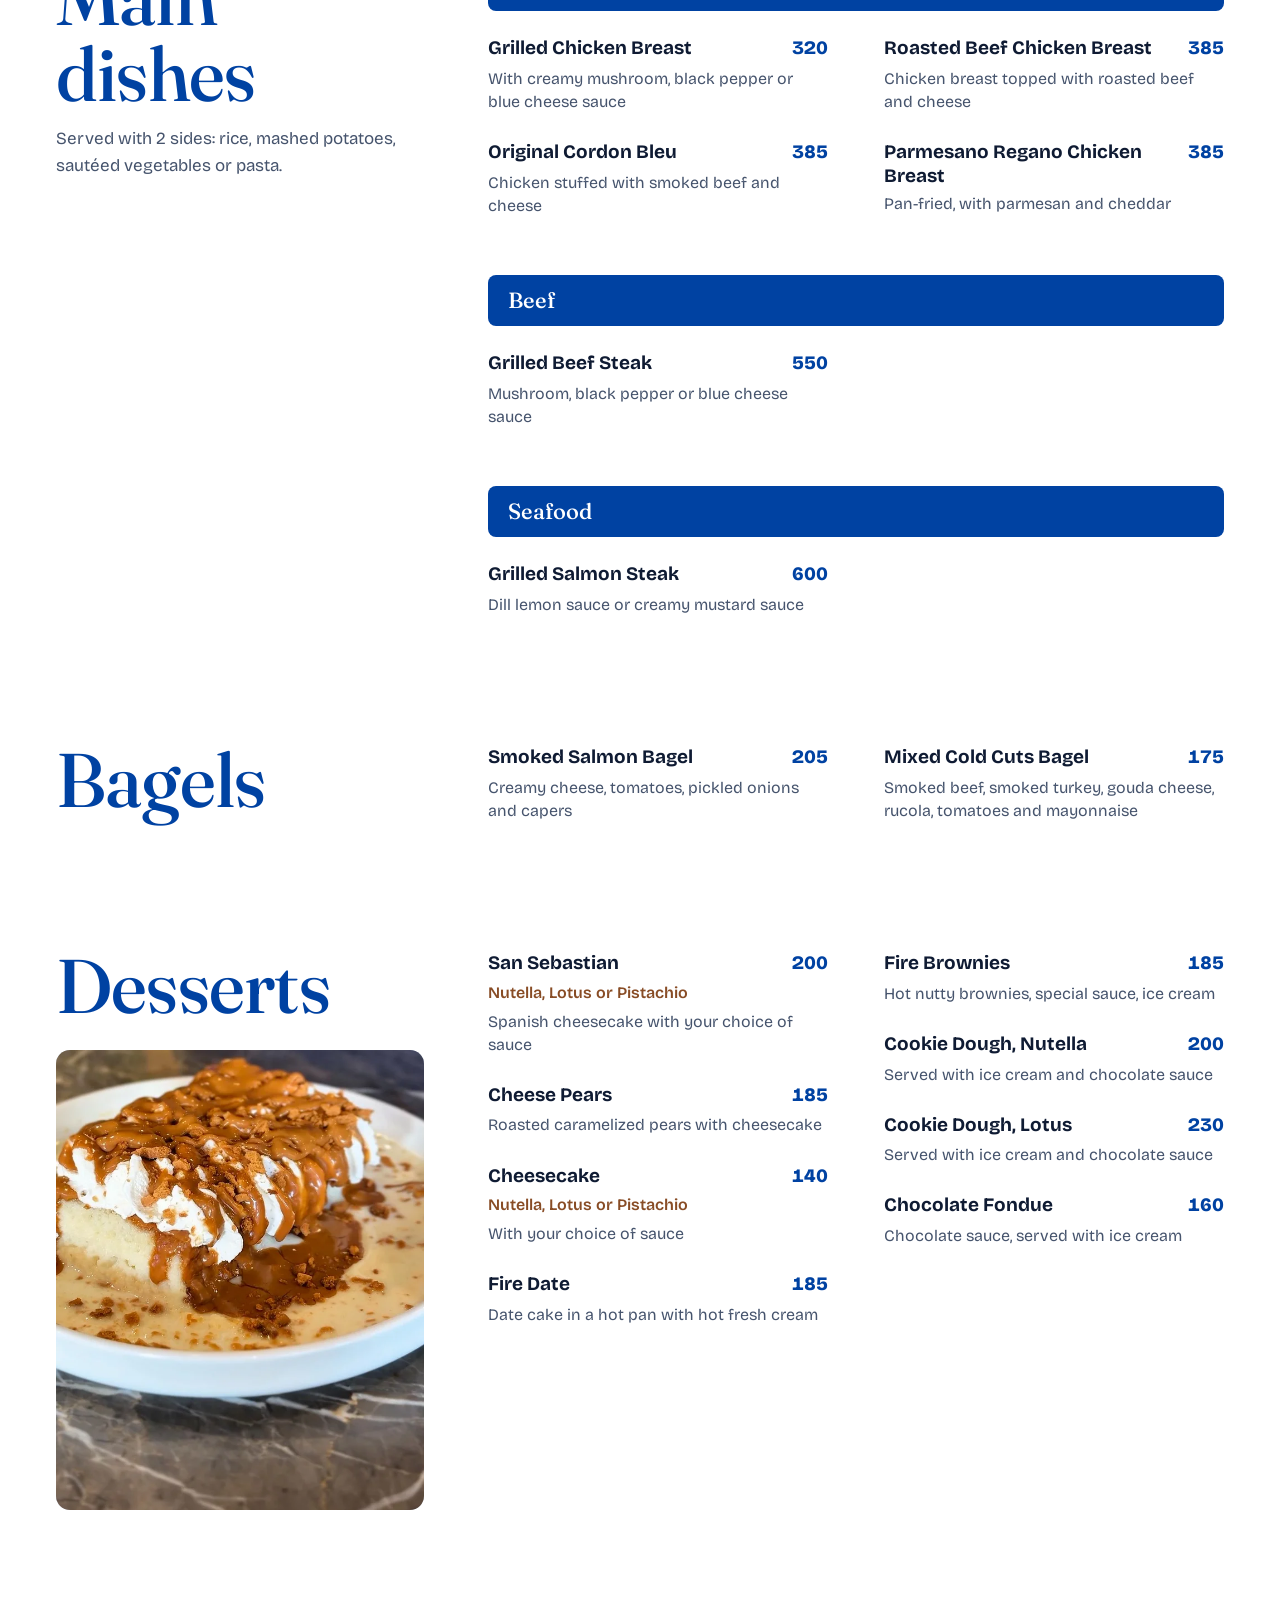
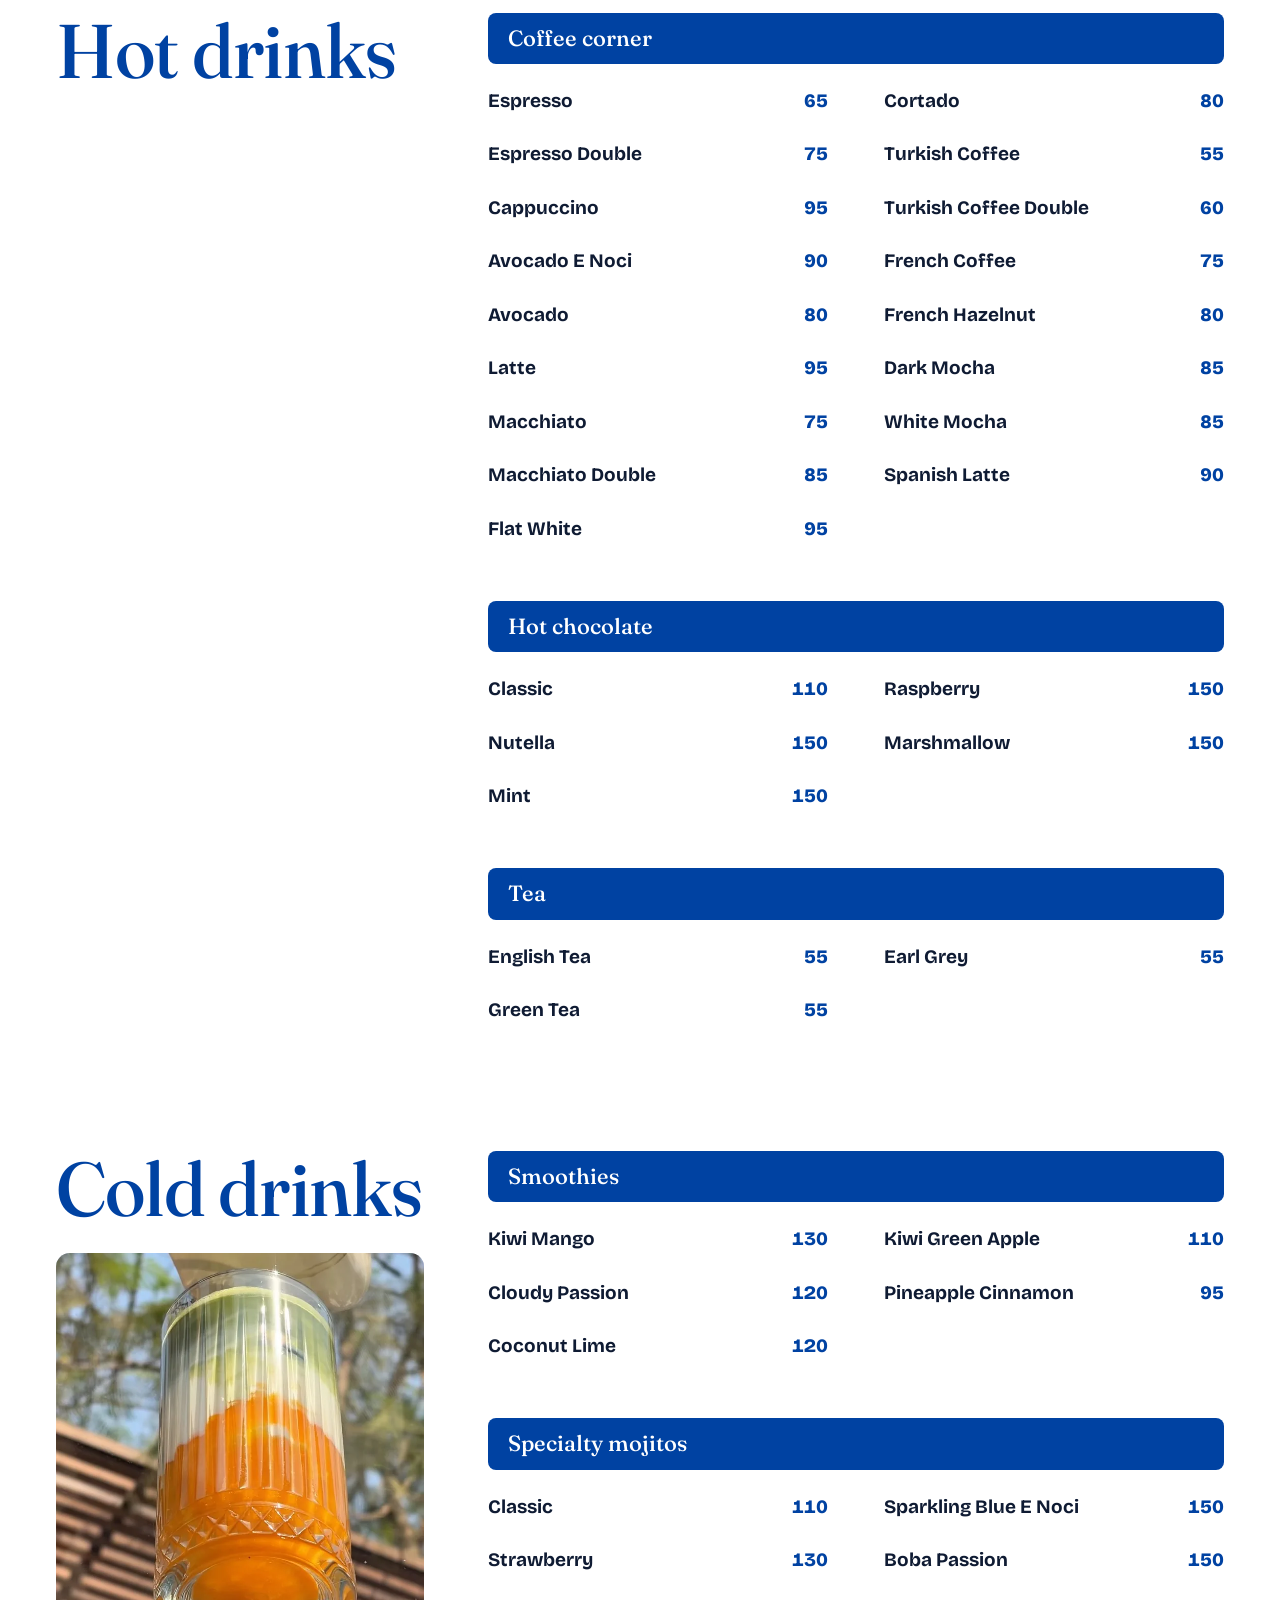
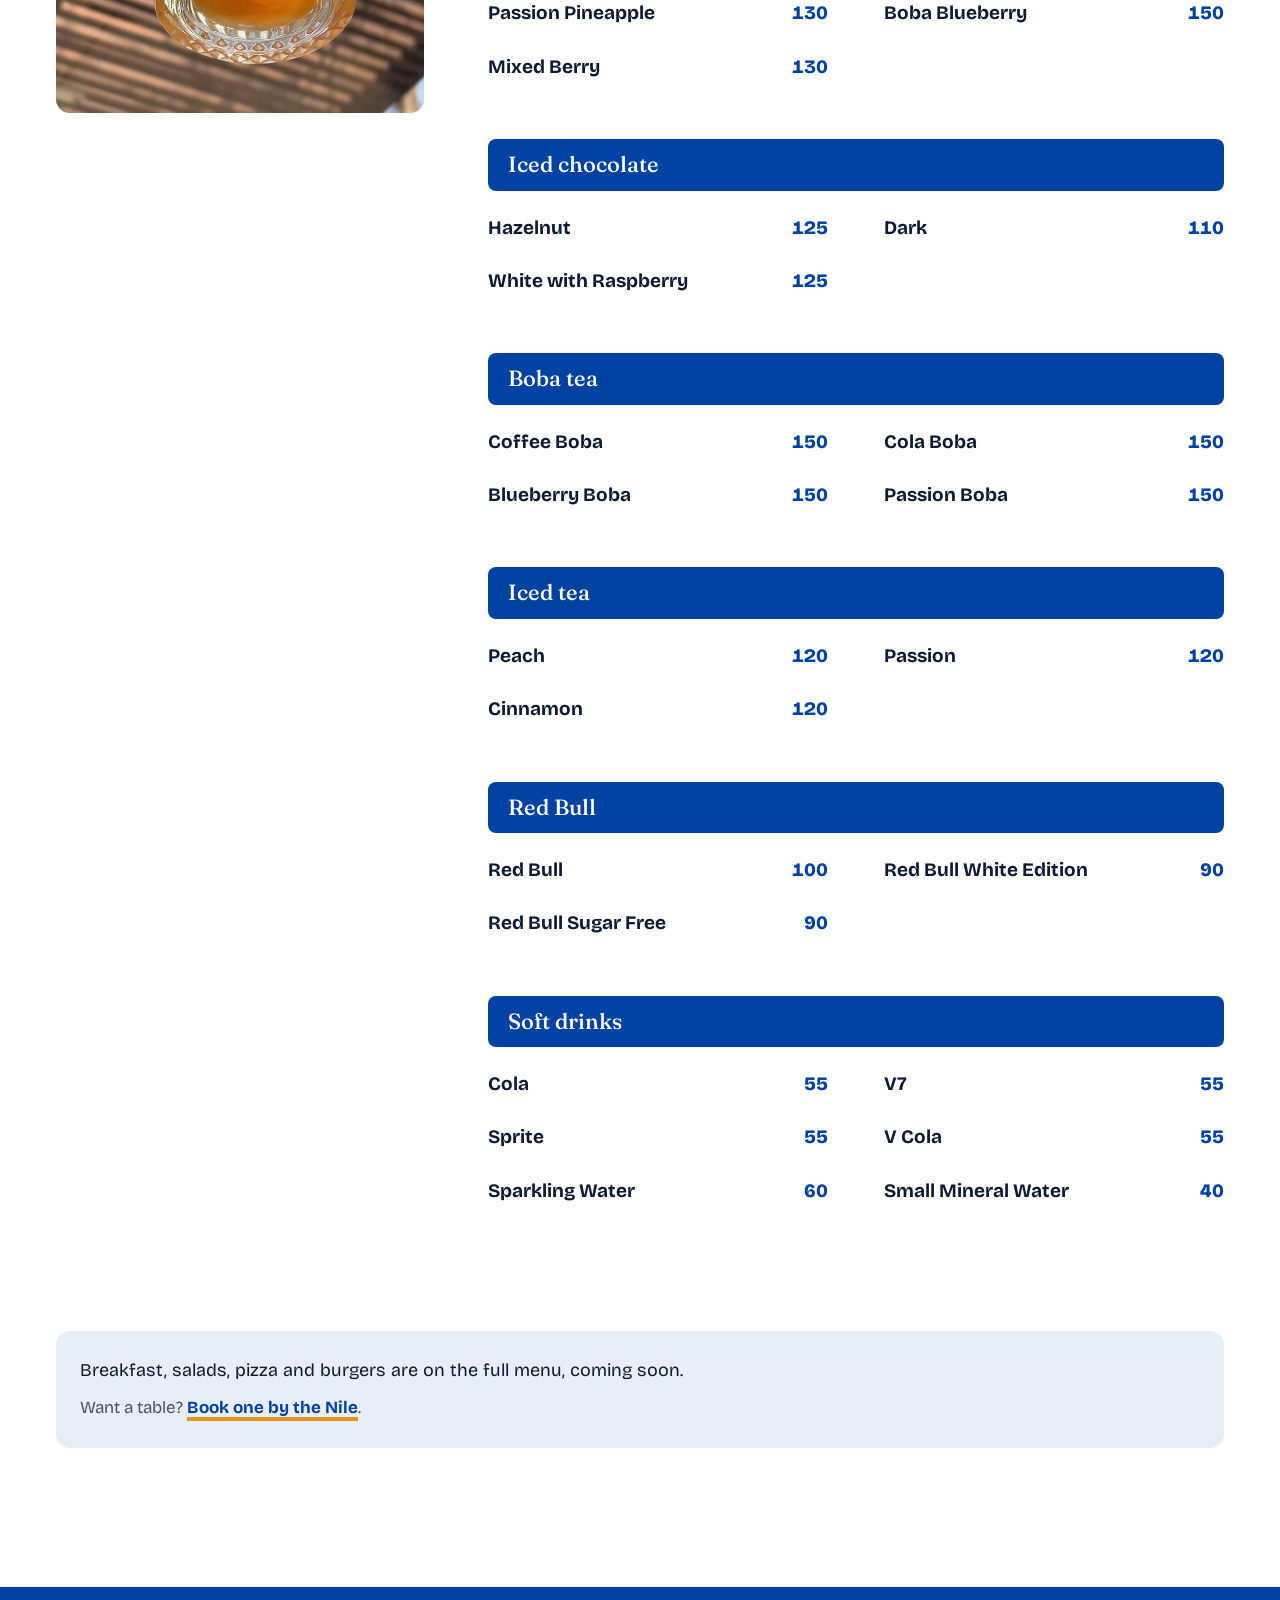
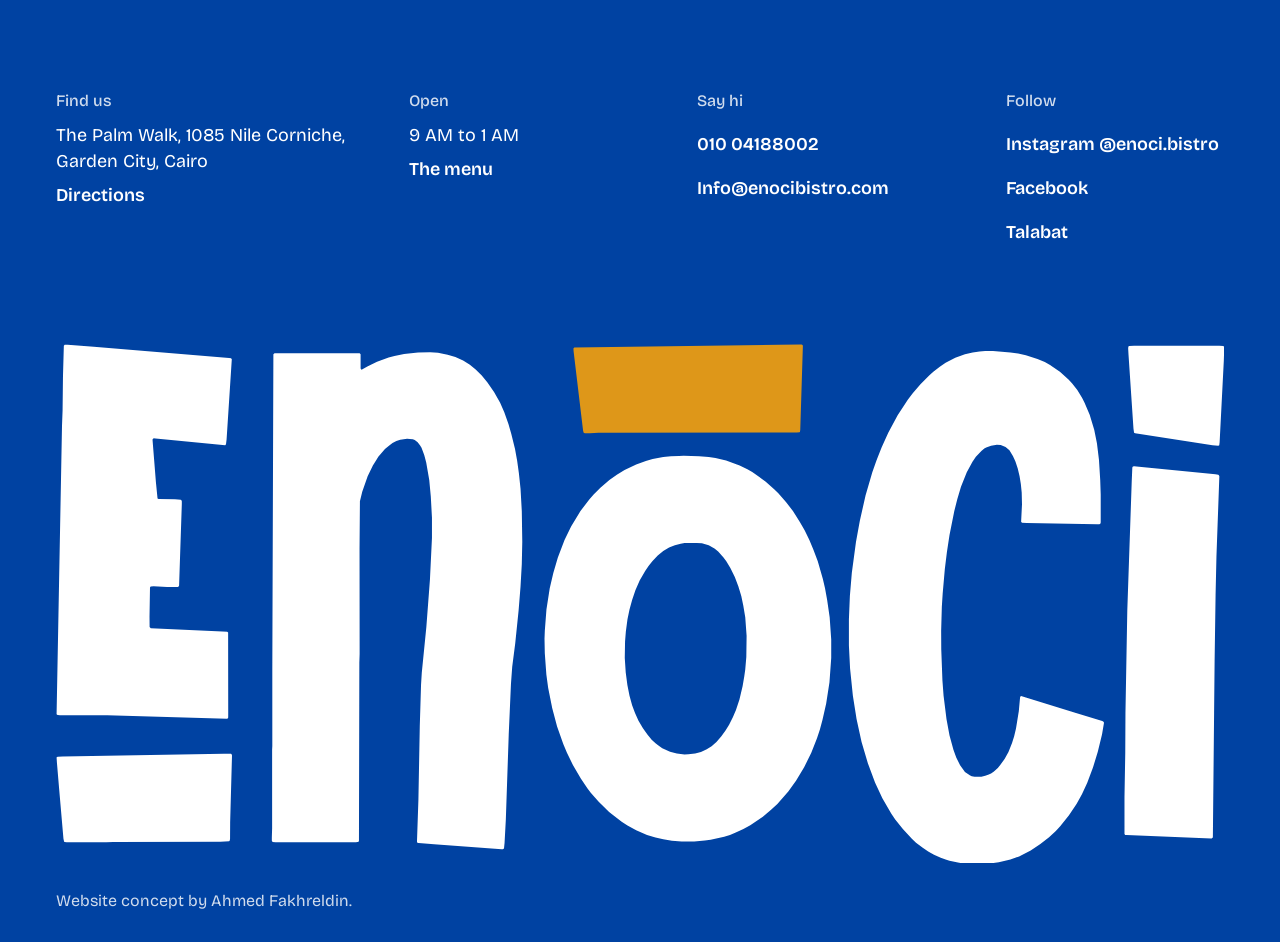
<file: menu.html>
<!doctype html>
<html lang="en">
<head>
<meta charset="utf-8">
<meta name="viewport" content="width=device-width, initial-scale=1, minimum-scale=1">
<title>Menu | ENOCI Bistro, Garden City</title>
<meta name="description" content="Pasta, risotto, mains, bagels, desserts, coffee, mojitos and more at ENOCI Bistro on the Nile Corniche, Garden City. Every dish with its price.">
<meta name="theme-color" content="#0042A2">
<meta property="og:type" content="website">
<meta property="og:site_name" content="ENOCI Bistro">
<meta property="og:title" content="Menu | ENOCI Bistro, Garden City">
<meta property="og:description" content="Pasta, risotto, mains, bagels, desserts, coffee, mojitos and more at ENOCI Bistro on the Nile Corniche, Garden City. Every dish with its price.">
<meta property="og:url" content="https://ahmedfakhr1.github.io/enoci-preview/menu.html">
<meta property="og:image" content="https://ahmedfakhr1.github.io/enoci-preview/img/og.jpg">
<meta property="og:image:width" content="1200">
<meta property="og:image:height" content="630">
<meta name="twitter:card" content="summary_large_image">
<link rel="icon" type="image/png" href="img/icon.png">
<link rel="apple-touch-icon" href="img/apple-touch-icon.png">
<link rel="preload" href="fonts/bricolage-grotesque-fbdbf8.woff2" as="font" type="font/woff2" crossorigin>
<link rel="preload" href="fonts/caveat-2ddf82.woff2" as="font" type="font/woff2" crossorigin>
<link rel="preload" href="fonts/fraunces-92b08c.woff2" as="font" type="font/woff2" crossorigin>
<style>html.fl body{opacity:0}body{transition:opacity .25s ease}</style>
<link rel="stylesheet" href="fonts.css?v=1">
<link rel="stylesheet" href="site.css?v=1">
<script>
(function(){var r=document.documentElement,d=document;r.classList.add('js','fl');
function done(){r.classList.remove('fl');r.classList.add('live')}
var f=['800 1em "Bricolage Grotesque"','400 1em "Bricolage Grotesque"','600 1em Caveat','500 1em Fraunces'];
if(d.fonts&&d.fonts.load){Promise.all(f.map(function(x){return d.fonts.load(x)})).then(done,done)}else{done()}
setTimeout(done,1200)})();
</script>
<script src="site.js?v=1" defer></script>
<script type="application/ld+json">
{
  "@context": "https://schema.org",
  "@type": "Restaurant",
  "name": "ENOCI Bistro",
  "description": "Cozy vibes, rich coffee and chef-kissed meals. Contemporary Mediterranean style on the Nile Corniche in Garden City, Cairo.",
  "image": "https://ahmedfakhr1.github.io/enoci-preview/img/og.jpg",
  "url": "https://ahmedfakhr1.github.io/enoci-preview/",
  "telephone": "+20 10 04188002",
  "email": "Info@enocibistro.com",
  "servesCuisine": "Mediterranean",
  "hasMenu": "https://ahmedfakhr1.github.io/enoci-preview/menu.html",
  "address": {
    "@type": "PostalAddress",
    "streetAddress": "The Palm Walk, 1085 Nile Corniche, Garden City",
    "addressLocality": "Cairo",
    "addressCountry": "EG"
  },
  "openingHoursSpecification": [
    {
      "@type": "OpeningHoursSpecification",
      "dayOfWeek": [
        "Monday",
        "Tuesday",
        "Wednesday",
        "Thursday",
        "Friday",
        "Saturday",
        "Sunday"
      ],
      "opens": "09:00",
      "closes": "01:00"
    }
  ],
  "sameAs": [
    "https://www.instagram.com/enoci.bistro/",
    "https://www.facebook.com/enoci.bistro",
    "https://www.talabat.com/egypt/restaurant/733920/e-noci-bistro-garden-city"
  ]
}
</script>
</head>
<body>
<svg width="0" height="0" style="position:absolute" aria-hidden="true" focusable="false"><defs>
<path id="enoci-word" fill-rule="evenodd" d="M8.1 1.7L9.0 0.7L12.0 0.8L39.0 2.9L179.0 14.5L181.0 14.8L181.8 15.7L176.4 98.7L175.8 103.7L175.0 104.6L103.0 97.7L101.0 97.6L99.8 98.7L103.3 142.7L105.0 159.7L106.0 160.4L123.0 160.5L129.0 161.2L129.7 161.7L130.1 162.7L130.1 165.7L127.3 249.7L126.8 250.7L126.0 251.2L115.0 251.2L101.0 250.5L97.9 250.7L97.2 251.7L96.7 281.7L96.8 292.7L98.0 293.9L172.0 297.2L177.0 297.6L178.0 298.4L178.1 384.7L178.0 386.7L177.0 387.6L53.0 383.9L4.0 383.9L2.0 383.8L1.0 383.3L0.6 382.7L6.2 84.7L6.8 68.7L7.2 33.7ZM1109.0 2.7L1110.0 2.1L1115.0 1.9L1203.0 1.9L1207.0 2.0L1208.2 2.7L1207.7 17.7L1203.4 101.7L1203.0 104.7L1202.0 105.3L1196.0 104.6L1116.0 92.3L1114.9 91.7L1114.3 87.7L1109.2 11.7L1108.8 4.7ZM955.1 7.7L961.0 7.2L969.0 7.3L987.0 8.7L995.0 9.9L1003.0 11.6L1015.0 15.4L1022.6 18.7L1028.0 21.6L1038.2 28.7L1047.1 36.7L1050.7 40.7L1056.2 47.7L1061.1 55.7L1063.7 60.7L1069.0 73.2L1073.7 88.7L1076.5 102.7L1078.6 119.7L1079.9 140.7L1080.4 155.7L1080.4 184.7L1080.0 186.0L1079.0 186.4L1077.0 186.5L1004.0 185.2L999.0 184.8L998.1 183.7L999.0 165.7L998.7 153.7L997.8 144.7L996.5 136.7L994.6 128.7L992.3 121.7L989.6 115.7L986.0 109.9L982.0 106.4L977.0 104.5L973.0 104.1L967.0 105.1L962.0 107.1L960.0 108.2L957.0 110.6L951.3 116.7L947.8 121.7L941.9 132.7L935.9 147.7L932.0 160.7L929.0 172.7L924.0 197.7L921.3 215.7L919.2 232.7L917.0 257.7L916.1 271.7L915.4 296.7L915.5 315.7L916.7 347.7L917.9 363.7L920.9 387.7L924.0 404.5L928.1 419.7L931.0 427.7L935.0 435.6L940.0 442.5L945.0 446.0L947.0 446.9L950.0 447.6L957.0 447.5L961.0 446.6L964.0 445.5L967.0 444.1L970.0 442.1L974.0 438.4L976.3 435.7L981.0 429.2L985.0 422.0L988.7 412.7L990.9 405.7L992.8 397.7L995.7 379.7L997.0 365.7L997.2 364.7L998.0 364.1L1082.0 390.0L1083.3 390.7L1083.8 391.7L1081.8 403.7L1077.4 421.7L1072.5 437.7L1066.5 453.7L1061.0 465.7L1055.4 475.7L1047.4 487.7L1038.5 498.7L1034.0 503.6L1027.0 510.0L1018.0 517.1L1008.0 523.7L996.0 529.9L987.0 533.2L975.0 536.0L963.0 537.6L950.0 537.9L940.0 537.4L934.0 536.5L924.0 534.4L920.0 533.2L915.0 531.3L908.0 528.2L902.0 524.9L896.0 520.8L889.4 515.7L885.1 511.7L875.8 501.7L867.9 491.7L863.9 485.7L854.6 469.7L847.0 453.4L839.6 433.7L833.1 411.7L827.9 387.7L824.1 363.7L821.2 335.7L820.0 311.7L820.0 284.7L821.0 260.7L823.0 236.7L827.3 204.7L831.3 182.7L837.2 156.7L844.2 132.7L848.4 120.7L853.9 106.7L860.7 91.7L870.4 73.7L880.9 57.7L886.0 51.0L894.0 41.7L903.0 32.6L907.3 28.7L914.0 23.5L920.0 19.5L930.0 14.3L940.0 10.6L948.0 8.7ZM374.5 8.7L387.0 8.5L395.0 9.0L405.0 11.0L413.0 13.4L421.0 17.1L428.0 21.4L434.0 26.3L440.3 32.7L446.2 39.7L453.0 49.7L459.3 60.7L463.6 70.7L467.9 82.7L470.8 92.7L474.7 108.7L476.9 120.7L478.7 133.7L480.4 149.7L481.7 172.7L482.2 204.7L481.7 227.7L480.4 250.7L478.4 275.7L474.9 309.7L471.8 333.7L470.5 351.7L468.2 403.7L465.2 491.7L463.9 515.7L463.3 521.7L462.0 522.6L461.0 522.6L391.0 517.4L375.0 516.1L373.7 515.7L373.3 514.7L374.8 470.7L376.2 395.7L377.5 352.7L378.3 339.7L383.0 292.7L386.7 243.7L388.8 200.7L388.8 179.7L387.6 157.7L386.0 140.7L382.9 122.7L380.8 114.7L378.0 107.2L376.4 104.7L374.0 101.6L371.0 99.4L369.0 98.5L363.0 97.9L356.0 99.0L352.0 100.4L348.0 102.4L344.0 105.4L340.2 108.7L333.3 116.7L327.7 125.7L322.3 136.7L316.7 152.7L314.3 162.7L313.9 211.7L314.0 320.7L313.7 329.7L313.3 513.7L312.9 514.7L312.0 515.1L310.0 515.2L227.0 515.2L224.0 514.9L223.2 513.7L223.2 510.7L223.5 500.7L223.5 419.7L223.7 415.7L223.7 335.7L224.8 10.7L226.0 9.6L229.0 9.5L314.0 9.5L315.0 10.7L315.0 24.7L315.1 25.7L316.0 26.6L322.0 23.2L332.0 18.4L344.0 14.0L350.0 12.4L360.0 10.3ZM644.4 115.7L649.0 115.5L665.0 116.0L675.0 116.9L682.0 117.9L693.0 120.5L707.0 125.6L715.0 129.5L720.0 132.5L727.0 137.2L734.0 142.5L743.0 150.4L747.0 154.3L755.1 163.7L762.1 172.7L769.1 183.7L774.2 192.7L779.1 202.7L783.3 212.7L787.8 224.7L793.0 242.7L795.3 252.7L797.5 264.7L800.1 282.7L801.7 305.7L801.7 324.7L799.9 349.7L796.5 371.7L792.7 388.7L790.0 398.6L787.0 407.7L781.1 422.7L773.7 437.7L765.3 451.7L757.3 462.7L746.0 475.7L739.5 481.7L731.0 488.8L718.0 497.7L710.9 501.7L703.0 505.3L697.0 507.7L691.0 509.5L677.0 512.7L671.0 513.5L660.0 514.5L647.0 514.5L637.0 513.6L628.0 512.2L620.0 510.4L611.2 507.7L600.0 502.9L591.0 498.0L585.0 494.1L572.0 484.0L561.0 473.2L552.8 463.7L549.7 459.7L542.9 449.7L534.7 435.7L528.4 422.7L524.6 413.7L518.2 395.7L513.2 376.7L509.0 355.7L507.1 341.7L505.5 319.7L505.2 304.7L505.5 296.7L507.2 274.7L510.6 252.7L514.3 236.7L519.0 220.7L525.9 202.7L532.7 188.7L542.4 172.7L551.5 160.7L556.0 155.6L563.0 148.6L572.3 140.7L580.0 135.3L588.0 130.4L600.0 124.5L610.0 120.9L617.0 119.0L628.0 116.9L636.0 116.0ZM1113.7 126.7L1115.0 126.5L1120.0 127.0L1199.0 134.8L1202.0 135.3L1202.6 135.7L1203.1 136.7L1200.1 219.7L1199.2 259.7L1198.2 327.7L1196.4 509.7L1196.2 510.7L1195.0 511.4L1107.0 507.9L1105.7 507.7L1105.0 506.7L1105.0 468.7L1105.8 422.7L1106.0 381.7L1107.9 275.7L1112.5 141.7L1113.1 127.7ZM662.8 205.7L668.0 206.1L675.0 208.2L681.0 211.6L684.8 214.7L690.3 220.7L693.2 224.7L697.4 231.7L702.0 240.9L705.7 250.7L708.7 260.7L710.8 270.7L712.8 282.7L714.2 301.7L713.9 323.7L712.8 336.7L711.8 343.7L710.1 353.7L706.8 367.7L703.1 378.7L700.1 385.7L696.1 393.7L692.4 399.7L688.1 405.7L683.0 411.6L678.0 416.0L673.0 419.2L667.0 422.0L661.0 423.5L654.0 424.4L650.0 424.5L642.0 423.6L635.0 421.8L627.0 418.0L623.0 415.3L620.0 413.0L616.0 409.2L611.4 403.7L607.0 397.5L602.4 389.7L598.8 381.7L595.8 373.7L593.1 363.7L590.9 352.7L589.2 339.7L588.2 324.7L588.5 307.7L589.3 297.7L591.0 284.7L593.1 274.7L595.8 264.7L599.2 254.7L603.6 244.7L609.3 234.7L612.8 229.7L616.7 224.7L622.3 218.7L628.0 214.1L634.0 210.4L640.0 208.0L646.0 206.5L650.0 205.9ZM173.9 423.7L181.0 423.8L181.9 424.7L182.0 425.7L180.1 494.7L180.0 511.7L179.6 513.7L179.0 514.3L170.0 514.7L59.0 514.9L52.0 515.2L11.0 515.2L9.0 515.1L8.4 514.7L7.7 511.7L3.2 459.7L1.0 433.7L0.6 427.7L1.0 427.2L2.0 426.8L7.0 426.5Z"/>
<path id="enoci-bar" d="M748.7 0.7L771.0 0.5L772.0 1.0L772.4 1.7L769.7 88.7L769.4 90.7L769.0 91.2L766.0 91.5L561.0 91.9L552.0 92.2L547.0 92.2L545.7 91.7L545.1 89.7L535.3 7.7L535.1 4.7L536.0 3.6Z"/>
</defs></svg><a class="skip" href="#main">Skip to content</a>
<header class="site-header dark site-header--static site-header--solid">
  <div class="wrap hd">
    <div class="hd-left">
      <a class="hd-logo" href="index.html" aria-label="ENOCI Bistro, home"><svg class="logo" viewBox="0 0 1207.9 537.4" aria-hidden="true" focusable="false"><use href="#enoci-word"/><g class="mark-bar"><use href="#enoci-bar"/></g></svg></a>
      <p class="hd-status"><i class="bar" aria-hidden="true"></i><span>Open <span class="xs-hide">today </span>9 AM to 1 AM</span></p>
    </div>
    <nav class="hd-nav" aria-label="Main">
      <a href="menu.html" aria-current="page">Menu</a>
      <a href="index.html#kitchen">Kitchen</a>
      <a href="index.html#drinks">Drinks</a>
      <a href="index.html#visit">Find us</a>
    </nav>
    <div class="hd-actions">
      <a class="btn btn--white btn--sm hd-book" href="index.html#book">Book a table</a>
      <button class="lang" type="button" data-ar aria-haspopup="dialog"><span>EN</span> <span>AR</span></button>
      <button class="burger" type="button" aria-label="Open menu" aria-expanded="false" aria-controls="drawer"><span></span><span></span></button>
    </div>
  </div>
</header>
<div class="drawer dark" id="drawer" inert aria-hidden="true" role="dialog" aria-modal="true" aria-label="Menu">
  <div class="drawer__top">
    <a class="hd-logo" href="index.html" aria-label="ENOCI Bistro, home"><svg class="logo" viewBox="0 0 1207.9 537.4" aria-hidden="true" focusable="false"><use href="#enoci-word"/><g class="mark-bar"><use href="#enoci-bar"/></g></svg></a>
    <button class="drawer__close" type="button">Close</button>
  </div>
  <nav class="drawer__nav" aria-label="Mobile">
    <a href="menu.html" aria-current="page"><i class="bar" aria-hidden="true"></i>Menu</a>
    <a href="index.html#kitchen"><i class="bar" aria-hidden="true"></i>Kitchen</a>
    <a href="index.html#drinks"><i class="bar" aria-hidden="true"></i>Drinks</a>
    <a href="index.html#book"><i class="bar" aria-hidden="true"></i>Book a table</a>
    <a href="index.html#visit"><i class="bar" aria-hidden="true"></i>Find us</a>
  </nav>
  <p class="drawer__hours"><i class="bar" aria-hidden="true"></i>Open today 9 AM to 1 AM</p>
  <div class="drawer__cta">
    <a href="tel:+201004188002">Call 010 04188002</a>
    <a href="https://www.google.com/maps/search/?api=1&query=ENOCI+Bistro+The+Palm+Walk+1085+Nile+Corniche+Garden+City+Cairo" target="_blank" rel="noopener">Directions</a>
    <a href="https://www.talabat.com/egypt/restaurant/733920/e-noci-bistro-garden-city" target="_blank" rel="noopener">Talabat</a>
    <a href="https://www.instagram.com/enoci.bistro/" target="_blank" rel="noopener">Instagram</a>
  </div>
</div>
<main id="main">
<section class="m-head dark" aria-label="The menu">
  <div class="wrap m-head__in">
    <div>
      <h1 class="display">Menu</h1>
      <p class="script">Good food. Good mood. Always.</p>
      <div class="m-notes">
        <p>All prices are in EGP. 12% service fees and 14% VAT will be added to the prices below.</p>
        <p>Prices may change, please confirm with the team.</p>
      </div>
    </div>
    <figure class="m-card"><img src="img/spread.webp" width="720" height="405" alt="A table of pasta, loaded fries and steak with corn, and drinks in ENOCI cups" loading="lazy" decoding="async"></figure>
  </div>
</section>
<nav class="chips" aria-label="Menu sections">
  <div class="wrap chips__in">
    <a class="chips__home" href="index.html" aria-label="ENOCI Bistro, home"><svg class="logo" viewBox="0 0 1207.9 537.4" aria-hidden="true" focusable="false"><use href="#enoci-word"/><g class="mark-bar"><use href="#enoci-bar"/></g></svg></a>
    <div class="chips__scroll"><a class="chip" href="#pasta">Pasta</a><a class="chip" href="#risotto">Risotto</a><a class="chip" href="#mains">Mains</a><a class="chip" href="#bagels">Bagels</a><a class="chip" href="#desserts">Desserts</a><a class="chip" href="#hot-drinks">Hot drinks</a><a class="chip" href="#cold-drinks">Cold drinks</a></div>
    <a class="btn btn--cobalt btn--sm chips__book" href="index.html#book">Book a table</a>
  </div>
</nav>
<div class="wrap m-body">
<section class="msec" id="pasta" aria-labelledby="pasta-h"><div class="msec__side"><h2 class="msec__title" id="pasta-h">Pasta</h2><figure class="msec__photo"><img src="img/spread.webp" width="720" height="405" alt="A table of pasta, loaded fries and steak with corn, and drinks in ENOCI cups" loading="lazy" decoding="async"></figure></div><div class="msec__list"><div class="msub"><ul class="items"><li class="item"><div class="item__row"><span class="item__name">Chicken Mushroom Fettuccine</span><span class="item__price"><span class="sr-only">EGP </span>300</span></div><p class="item__desc">Creamy mushroom duxelles sauce, grilled chicken breasts</p></li><li class="item"><div class="item__row"><span class="item__name">Truffle Fettuccine</span><span class="item__price"><span class="sr-only">EGP </span>320</span></div><p class="item__desc">Rich truffle sauce, sautéed mushrooms, truffle oil</p></li><li class="item"><div class="item__row"><span class="item__name">Penne Chicken Toscana</span><span class="item__price"><span class="sr-only">EGP </span>320</span></div><p class="item__desc">Creamy Toscana sauce, grilled chicken, beef bacon, black olives, sun-dried tomatoes</p></li><li class="item"><div class="item__row"><span class="item__name">Shrimp Spaghetti</span><span class="item__price"><span class="sr-only">EGP </span>390</span></div><p class="item__desc">Creamy bisque sauce, pan-fried shrimps</p></li><li class="item"><div class="item__row"><span class="item__name">Pesto Rigatoni</span><span class="item__price"><span class="sr-only">EGP </span>280</span></div><p class="item__desc">Creamy basil sauce, grilled chicken breasts</p></li><li class="item"><div class="item__row"><span class="item__name">Beef Rigatoni</span><span class="item__price"><span class="sr-only">EGP </span>320</span></div><p class="item__desc">Black pepper sauce, seared beef slices</p></li><li class="item"><div class="item__row"><span class="item__name">Four Cheese Fusilli</span><span class="item__price"><span class="sr-only">EGP </span>290</span></div><p class="item__desc">Creamy white sauce, quattro formaggi</p></li><li class="item"><div class="item__row"><span class="item__name">Smoked Salmon Creamy Lemon Fusilli</span><span class="item__price"><span class="sr-only">EGP </span>390</span></div><p class="item__desc">Creamy lemon sauce, smoked salmon</p></li><li class="item"><div class="item__row"><span class="item__name">Lasagne</span><span class="item__price"><span class="sr-only">EGP </span>300</span></div><p class="item__desc">Béchamel, oven-melted mozzarella</p></li></ul></div></div></section><section class="msec" id="risotto" aria-labelledby="risotto-h"><div class="msec__side"><h2 class="msec__title" id="risotto-h">Risotto</h2></div><div class="msec__list"><div class="msub"><ul class="items"><li class="item"><div class="item__row"><span class="item__name">Truffle Risotto</span><span class="item__price"><span class="sr-only">EGP </span>290</span></div><p class="item__desc">Arborio rice, truffle sauce, sautéed mushrooms, parmesan, truffle oil</p></li><li class="item"><div class="item__row"><span class="item__name">Shrimp Risotto</span><span class="item__price"><span class="sr-only">EGP </span>350</span></div><p class="item__desc">Bisque red sauce with sautéed shrimps</p></li><li class="item"><div class="item__row"><span class="item__name">Beef Risotto</span><span class="item__price"><span class="sr-only">EGP </span>350</span></div><p class="item__desc">Meat, mushrooms and parmesan</p></li><li class="item"><div class="item__row"><span class="item__name">Chicken Risotto</span><span class="item__price"><span class="sr-only">EGP </span>320</span></div><p class="item__desc">Chicken breast, parmesan, sun-dried tomatoes and basil</p></li></ul></div></div></section><section class="msec" id="mains" aria-labelledby="mains-h"><div class="msec__side"><h2 class="msec__title" id="mains-h">Main dishes</h2><p class="msec__note">Served with 2 sides: rice, mashed potatoes, sautéed vegetables or pasta.</p></div><div class="msec__list"><div class="msub"><h3 class="msub__bar">Chicken</h3><ul class="items"><li class="item"><div class="item__row"><span class="item__name">Grilled Chicken Breast</span><span class="item__price"><span class="sr-only">EGP </span>320</span></div><p class="item__desc">With creamy mushroom, black pepper or blue cheese sauce</p></li><li class="item"><div class="item__row"><span class="item__name">Original Cordon Bleu</span><span class="item__price"><span class="sr-only">EGP </span>385</span></div><p class="item__desc">Chicken stuffed with smoked beef and cheese</p></li><li class="item"><div class="item__row"><span class="item__name">Roasted Beef Chicken Breast</span><span class="item__price"><span class="sr-only">EGP </span>385</span></div><p class="item__desc">Chicken breast topped with roasted beef and cheese</p></li><li class="item"><div class="item__row"><span class="item__name">Parmesano Regano Chicken Breast</span><span class="item__price"><span class="sr-only">EGP </span>385</span></div><p class="item__desc">Pan-fried, with parmesan and cheddar</p></li></ul></div><div class="msub"><h3 class="msub__bar">Beef</h3><ul class="items"><li class="item"><div class="item__row"><span class="item__name">Grilled Beef Steak</span><span class="item__price"><span class="sr-only">EGP </span>550</span></div><p class="item__desc">Mushroom, black pepper or blue cheese sauce</p></li></ul></div><div class="msub"><h3 class="msub__bar">Seafood</h3><ul class="items"><li class="item"><div class="item__row"><span class="item__name">Grilled Salmon Steak</span><span class="item__price"><span class="sr-only">EGP </span>600</span></div><p class="item__desc">Dill lemon sauce or creamy mustard sauce</p></li></ul></div></div></section><section class="msec" id="bagels" aria-labelledby="bagels-h"><div class="msec__side"><h2 class="msec__title" id="bagels-h">Bagels</h2></div><div class="msec__list"><div class="msub"><ul class="items"><li class="item"><div class="item__row"><span class="item__name">Smoked Salmon Bagel</span><span class="item__price"><span class="sr-only">EGP </span>205</span></div><p class="item__desc">Creamy cheese, tomatoes, pickled onions and capers</p></li><li class="item"><div class="item__row"><span class="item__name">Mixed Cold Cuts Bagel</span><span class="item__price"><span class="sr-only">EGP </span>175</span></div><p class="item__desc">Smoked beef, smoked turkey, gouda cheese, rucola, tomatoes and mayonnaise</p></li></ul></div></div></section><section class="msec" id="desserts" aria-labelledby="desserts-h"><div class="msec__side"><h2 class="msec__title" id="desserts-h">Desserts</h2><figure class="msec__photo msec__photo--tall"><img src="img/lotus.webp" width="660" height="825" alt="Lotus tres leches with whipped cream and a caramel pour on a white plate over marble" loading="lazy" decoding="async"></figure></div><div class="msec__list"><div class="msub"><ul class="items"><li class="item"><div class="item__row"><span class="item__name">San Sebastian</span><span class="item__price"><span class="sr-only">EGP </span>200</span></div><p class="item__opt">Nutella, Lotus or Pistachio</p><p class="item__desc">Spanish cheesecake with your choice of sauce</p></li><li class="item"><div class="item__row"><span class="item__name">Cheese Pears</span><span class="item__price"><span class="sr-only">EGP </span>185</span></div><p class="item__desc">Roasted caramelized pears with cheesecake</p></li><li class="item"><div class="item__row"><span class="item__name">Cheesecake</span><span class="item__price"><span class="sr-only">EGP </span>140</span></div><p class="item__opt">Nutella, Lotus or Pistachio</p><p class="item__desc">With your choice of sauce</p></li><li class="item"><div class="item__row"><span class="item__name">Fire Date</span><span class="item__price"><span class="sr-only">EGP </span>185</span></div><p class="item__desc">Date cake in a hot pan with hot fresh cream</p></li><li class="item"><div class="item__row"><span class="item__name">Fire Brownies</span><span class="item__price"><span class="sr-only">EGP </span>185</span></div><p class="item__desc">Hot nutty brownies, special sauce, ice cream</p></li><li class="item"><div class="item__row"><span class="item__name">Cookie Dough, Nutella</span><span class="item__price"><span class="sr-only">EGP </span>200</span></div><p class="item__desc">Served with ice cream and chocolate sauce</p></li><li class="item"><div class="item__row"><span class="item__name">Cookie Dough, Lotus</span><span class="item__price"><span class="sr-only">EGP </span>230</span></div><p class="item__desc">Served with ice cream and chocolate sauce</p></li><li class="item"><div class="item__row"><span class="item__name">Chocolate Fondue</span><span class="item__price"><span class="sr-only">EGP </span>160</span></div><p class="item__desc">Chocolate sauce, served with ice cream</p></li></ul></div></div></section><section class="msec" id="hot-drinks" aria-labelledby="hot-drinks-h"><div class="msec__side"><h2 class="msec__title" id="hot-drinks-h">Hot drinks</h2></div><div class="msec__list"><div class="msub"><h3 class="msub__bar">Coffee corner</h3><ul class="items"><li class="item"><div class="item__row"><span class="item__name">Espresso</span><span class="item__price"><span class="sr-only">EGP </span>65</span></div></li><li class="item"><div class="item__row"><span class="item__name">Espresso Double</span><span class="item__price"><span class="sr-only">EGP </span>75</span></div></li><li class="item"><div class="item__row"><span class="item__name">Cappuccino</span><span class="item__price"><span class="sr-only">EGP </span>95</span></div></li><li class="item"><div class="item__row"><span class="item__name">Avocado E Noci</span><span class="item__price"><span class="sr-only">EGP </span>90</span></div></li><li class="item"><div class="item__row"><span class="item__name">Avocado</span><span class="item__price"><span class="sr-only">EGP </span>80</span></div></li><li class="item"><div class="item__row"><span class="item__name">Latte</span><span class="item__price"><span class="sr-only">EGP </span>95</span></div></li><li class="item"><div class="item__row"><span class="item__name">Macchiato</span><span class="item__price"><span class="sr-only">EGP </span>75</span></div></li><li class="item"><div class="item__row"><span class="item__name">Macchiato Double</span><span class="item__price"><span class="sr-only">EGP </span>85</span></div></li><li class="item"><div class="item__row"><span class="item__name">Flat White</span><span class="item__price"><span class="sr-only">EGP </span>95</span></div></li><li class="item"><div class="item__row"><span class="item__name">Cortado</span><span class="item__price"><span class="sr-only">EGP </span>80</span></div></li><li class="item"><div class="item__row"><span class="item__name">Turkish Coffee</span><span class="item__price"><span class="sr-only">EGP </span>55</span></div></li><li class="item"><div class="item__row"><span class="item__name">Turkish Coffee Double</span><span class="item__price"><span class="sr-only">EGP </span>60</span></div></li><li class="item"><div class="item__row"><span class="item__name">French Coffee</span><span class="item__price"><span class="sr-only">EGP </span>75</span></div></li><li class="item"><div class="item__row"><span class="item__name">French Hazelnut</span><span class="item__price"><span class="sr-only">EGP </span>80</span></div></li><li class="item"><div class="item__row"><span class="item__name">Dark Mocha</span><span class="item__price"><span class="sr-only">EGP </span>85</span></div></li><li class="item"><div class="item__row"><span class="item__name">White Mocha</span><span class="item__price"><span class="sr-only">EGP </span>85</span></div></li><li class="item"><div class="item__row"><span class="item__name">Spanish Latte</span><span class="item__price"><span class="sr-only">EGP </span>90</span></div></li></ul></div><div class="msub"><h3 class="msub__bar">Hot chocolate</h3><ul class="items"><li class="item"><div class="item__row"><span class="item__name">Classic</span><span class="item__price"><span class="sr-only">EGP </span>110</span></div></li><li class="item"><div class="item__row"><span class="item__name">Nutella</span><span class="item__price"><span class="sr-only">EGP </span>150</span></div></li><li class="item"><div class="item__row"><span class="item__name">Mint</span><span class="item__price"><span class="sr-only">EGP </span>150</span></div></li><li class="item"><div class="item__row"><span class="item__name">Raspberry</span><span class="item__price"><span class="sr-only">EGP </span>150</span></div></li><li class="item"><div class="item__row"><span class="item__name">Marshmallow</span><span class="item__price"><span class="sr-only">EGP </span>150</span></div></li></ul></div><div class="msub"><h3 class="msub__bar">Tea</h3><ul class="items"><li class="item"><div class="item__row"><span class="item__name">English Tea</span><span class="item__price"><span class="sr-only">EGP </span>55</span></div></li><li class="item"><div class="item__row"><span class="item__name">Green Tea</span><span class="item__price"><span class="sr-only">EGP </span>55</span></div></li><li class="item"><div class="item__row"><span class="item__name">Earl Grey</span><span class="item__price"><span class="sr-only">EGP </span>55</span></div></li></ul></div></div></section><section class="msec" id="cold-drinks" aria-labelledby="cold-drinks-h"><div class="msec__side"><h2 class="msec__title" id="cold-drinks-h">Cold drinks</h2><figure class="msec__photo msec__photo--tall"><img src="img/juice.webp" width="720" height="900" alt="A layered orange and green juice in a ribbed glass, lit by the sun" loading="lazy" decoding="async"></figure></div><div class="msec__list"><div class="msub"><h3 class="msub__bar">Smoothies</h3><ul class="items"><li class="item"><div class="item__row"><span class="item__name">Kiwi Mango</span><span class="item__price"><span class="sr-only">EGP </span>130</span></div></li><li class="item"><div class="item__row"><span class="item__name">Cloudy Passion</span><span class="item__price"><span class="sr-only">EGP </span>120</span></div></li><li class="item"><div class="item__row"><span class="item__name">Coconut Lime</span><span class="item__price"><span class="sr-only">EGP </span>120</span></div></li><li class="item"><div class="item__row"><span class="item__name">Kiwi Green Apple</span><span class="item__price"><span class="sr-only">EGP </span>110</span></div></li><li class="item"><div class="item__row"><span class="item__name">Pineapple Cinnamon</span><span class="item__price"><span class="sr-only">EGP </span>95</span></div></li></ul></div><div class="msub"><h3 class="msub__bar">Specialty mojitos</h3><ul class="items"><li class="item"><div class="item__row"><span class="item__name">Classic</span><span class="item__price"><span class="sr-only">EGP </span>110</span></div></li><li class="item"><div class="item__row"><span class="item__name">Strawberry</span><span class="item__price"><span class="sr-only">EGP </span>130</span></div></li><li class="item"><div class="item__row"><span class="item__name">Passion Pineapple</span><span class="item__price"><span class="sr-only">EGP </span>130</span></div></li><li class="item"><div class="item__row"><span class="item__name">Mixed Berry</span><span class="item__price"><span class="sr-only">EGP </span>130</span></div></li><li class="item"><div class="item__row"><span class="item__name">Sparkling Blue E Noci</span><span class="item__price"><span class="sr-only">EGP </span>150</span></div></li><li class="item"><div class="item__row"><span class="item__name">Boba Passion</span><span class="item__price"><span class="sr-only">EGP </span>150</span></div></li><li class="item"><div class="item__row"><span class="item__name">Boba Blueberry</span><span class="item__price"><span class="sr-only">EGP </span>150</span></div></li></ul></div><div class="msub"><h3 class="msub__bar">Iced chocolate</h3><ul class="items"><li class="item"><div class="item__row"><span class="item__name">Hazelnut</span><span class="item__price"><span class="sr-only">EGP </span>125</span></div></li><li class="item"><div class="item__row"><span class="item__name">White with Raspberry</span><span class="item__price"><span class="sr-only">EGP </span>125</span></div></li><li class="item"><div class="item__row"><span class="item__name">Dark</span><span class="item__price"><span class="sr-only">EGP </span>110</span></div></li></ul></div><div class="msub"><h3 class="msub__bar">Boba tea</h3><ul class="items"><li class="item"><div class="item__row"><span class="item__name">Coffee Boba</span><span class="item__price"><span class="sr-only">EGP </span>150</span></div></li><li class="item"><div class="item__row"><span class="item__name">Blueberry Boba</span><span class="item__price"><span class="sr-only">EGP </span>150</span></div></li><li class="item"><div class="item__row"><span class="item__name">Cola Boba</span><span class="item__price"><span class="sr-only">EGP </span>150</span></div></li><li class="item"><div class="item__row"><span class="item__name">Passion Boba</span><span class="item__price"><span class="sr-only">EGP </span>150</span></div></li></ul></div><div class="msub"><h3 class="msub__bar">Iced tea</h3><ul class="items"><li class="item"><div class="item__row"><span class="item__name">Peach</span><span class="item__price"><span class="sr-only">EGP </span>120</span></div></li><li class="item"><div class="item__row"><span class="item__name">Cinnamon</span><span class="item__price"><span class="sr-only">EGP </span>120</span></div></li><li class="item"><div class="item__row"><span class="item__name">Passion</span><span class="item__price"><span class="sr-only">EGP </span>120</span></div></li></ul></div><div class="msub"><h3 class="msub__bar">Red Bull</h3><ul class="items"><li class="item"><div class="item__row"><span class="item__name">Red Bull</span><span class="item__price"><span class="sr-only">EGP </span>100</span></div></li><li class="item"><div class="item__row"><span class="item__name">Red Bull Sugar Free</span><span class="item__price"><span class="sr-only">EGP </span>90</span></div></li><li class="item"><div class="item__row"><span class="item__name">Red Bull White Edition</span><span class="item__price"><span class="sr-only">EGP </span>90</span></div></li></ul></div><div class="msub"><h3 class="msub__bar">Soft drinks</h3><ul class="items"><li class="item"><div class="item__row"><span class="item__name">Cola</span><span class="item__price"><span class="sr-only">EGP </span>55</span></div></li><li class="item"><div class="item__row"><span class="item__name">Sprite</span><span class="item__price"><span class="sr-only">EGP </span>55</span></div></li><li class="item"><div class="item__row"><span class="item__name">Sparkling Water</span><span class="item__price"><span class="sr-only">EGP </span>60</span></div></li><li class="item"><div class="item__row"><span class="item__name">V7</span><span class="item__price"><span class="sr-only">EGP </span>55</span></div></li><li class="item"><div class="item__row"><span class="item__name">V Cola</span><span class="item__price"><span class="sr-only">EGP </span>55</span></div></li><li class="item"><div class="item__row"><span class="item__name">Small Mineral Water</span><span class="item__price"><span class="sr-only">EGP </span>40</span></div></li></ul></div></div></section>
<div class="m-end">
  <p>Breakfast, salads, pizza and burgers are on the full menu, coming soon.</p>
  <p>Want a table? <a class="link link--inline" href="index.html#book">Book one by the Nile</a>.</p>
</div>
</div>
</main>
<footer class="footer dark">
  <div class="wrap">
    <div class="footer__cols">
      <div>
        <h2>Find us</h2>
        <p>The Palm Walk, 1085 Nile Corniche, Garden City, Cairo</p>
        <a href="https://www.google.com/maps/search/?api=1&query=ENOCI+Bistro+The+Palm+Walk+1085+Nile+Corniche+Garden+City+Cairo" target="_blank" rel="noopener">Directions</a>
      </div>
      <div>
        <h2>Open</h2>
        <p>9 AM to 1 AM</p>
        <a href="menu.html">The menu</a>
      </div>
      <div>
        <h2>Say hi</h2>
        <ul>
          <li><a href="tel:+201004188002">010 04188002</a></li>
          <li><a href="mailto:Info@enocibistro.com">Info@enocibistro.com</a></li>
        </ul>
      </div>
      <div>
        <h2>Follow</h2>
        <ul>
          <li><a href="https://www.instagram.com/enoci.bistro/" target="_blank" rel="noopener">Instagram @enoci.bistro</a></li>
          <li><a href="https://www.facebook.com/enoci.bistro" target="_blank" rel="noopener">Facebook</a></li>
          <li><a href="https://www.talabat.com/egypt/restaurant/733920/e-noci-bistro-garden-city" target="_blank" rel="noopener">Talabat</a></li>
        </ul>
      </div>
    </div>
    <div class="footer__mark"><svg class="logo" viewBox="0 0 1207.9 537.4" role="img" aria-label="ENOCI Bistro"><use href="#enoci-word"/><g class="mark-bar"><use href="#enoci-bar"/></g></svg></div>
    <p class="footer__credit">Website concept by Ahmed Fakhreldin.</p>
  </div>
</footer>
<nav class="bar-bottom" aria-label="Quick actions">
  <a href="index.html#book">Book a table</a>
  <a href="tel:+201004188002">Call</a>
  <a href="https://www.google.com/maps/search/?api=1&query=ENOCI+Bistro+The+Palm+Walk+1085+Nile+Corniche+Garden+City+Cairo" target="_blank" rel="noopener">Directions</a>
</nav>
<dialog class="pop" id="ar-pop" aria-labelledby="ar-msg">
  <p id="ar-msg">Arabic is not in this preview, it will be live in the final version.</p>
  <button class="btn btn--cobalt" type="button" data-pop-close>Got it</button>
</dialog>
</body>
</html>
</file>
<file: fonts.css>
@font-face {
  font-family: 'Bricolage Grotesque';
  font-style: normal;
  font-weight: 200 800;
  font-stretch: 75% 100%;
  font-display: block;
  src: url(fonts/bricolage-grotesque-fbdbf8.woff2) format('woff2');
  unicode-range: U+0000-00FF, U+0131, U+0152-0153, U+02BB-02BC, U+02C6, U+02DA, U+02DC, U+0304, U+0308, U+0329, U+2000-206F, U+20AC, U+2122, U+2191, U+2193, U+2212, U+2215, U+FEFF, U+FFFD;
}
@font-face {
  font-family: 'Caveat';
  font-style: normal;
  font-weight: 600;
  font-display: block;
  src: url(fonts/caveat-2ddf82.woff2) format('woff2');
  unicode-range: U+0000-00FF, U+0131, U+0152-0153, U+02BB-02BC, U+02C6, U+02DA, U+02DC, U+0304, U+0308, U+0329, U+2000-206F, U+20AC, U+2122, U+2191, U+2193, U+2212, U+2215, U+FEFF, U+FFFD;
}
@font-face {
  font-family: 'Fraunces';
  font-style: normal;
  font-weight: 500;
  font-display: block;
  src: url(fonts/fraunces-92b08c.woff2) format('woff2');
  unicode-range: U+0000-00FF, U+0131, U+0152-0153, U+02BB-02BC, U+02C6, U+02DA, U+02DC, U+0304, U+0308, U+0329, U+2000-206F, U+20AC, U+2122, U+2191, U+2193, U+2212, U+2215, U+FEFF, U+FFFD;
}
</file>
<file: site.css>
/* ENOCI Bistro: cobalt, white, mango. One stylesheet for both pages. */
:root {
  --cobalt: #0042A2;
  --cobalt-up: #0A55C4;
  --white: #FFFFFF;
  --pale: #D0DCED;
  --pale-soft: #E8EEF7;
  --mango: #DE9719;
  --cream: #E3D2C0;
  --toast: #884C25;
  --ink: #0F1B33;
  --muted: #46546D;
  --head-h: 72px;
  --gutter: clamp(18px, 4.4vw, 56px);
  --radius: 14px;
  --ease: cubic-bezier(.23, 1, .32, 1);
  --focus: var(--cobalt);
  --display: 'Bricolage Grotesque', 'Arial Narrow', system-ui, sans-serif;
  --serif: 'Fraunces', Georgia, serif;
  --script: 'Caveat', 'Segoe Script', cursive;
  --vh: 100vh;
}
@supports (height: 100dvh) { :root { --vh: 100dvh; } }

*, *::before, *::after { box-sizing: border-box; }
html { -webkit-text-size-adjust: 100%; scroll-behavior: smooth; scroll-padding-top: calc(var(--head-h) + 16px); }
body {
  margin: 0; background: var(--white); color: var(--ink);
  font: 400 17px/1.55 var(--display); font-optical-sizing: auto;
  overflow-x: hidden; overflow-x: clip; -webkit-font-smoothing: antialiased;
}
@media (min-width: 900px) { body { font-size: 18px; } }
img, svg { display: block; max-width: 100%; }
.logo { fill: currentColor; }
img { height: auto; }
a { color: inherit; }
h1, h2, h3, p, ul, dl, dd, figure { margin: 0; }
ul { padding: 0; list-style: none; }
button, input, select { font: inherit; color: inherit; }
:focus-visible { outline: 3px solid var(--focus); outline-offset: 3px; }
.dark { --focus: #fff; }
.sr-only { position: absolute; width: 1px; height: 1px; padding: 0; margin: -1px; overflow: hidden; clip: rect(0 0 0 0); white-space: nowrap; border: 0; }
.skip { position: absolute; left: 12px; top: -80px; z-index: 100; background: #fff; color: var(--cobalt); padding: 12px 18px; border-radius: 10px; font-weight: 700; }
.skip:focus { top: 12px; }
.wrap { width: 100%; max-width: 1800px; margin-inline: auto; padding-inline: var(--gutter); }

/* type */
.display { font-family: var(--display); font-weight: 800; font-stretch: 75%; letter-spacing: -.015em; line-height: .95; text-wrap: balance; }
.script { font-family: var(--script); font-weight: 600; font-stretch: 100%; letter-spacing: 0; line-height: .8; }
.serif { font-family: var(--serif); font-weight: 500; }
.lede { font-size: clamp(18px, 1.5vw, 21px); line-height: 1.5; max-width: 44ch; text-wrap: pretty; }

/* the macron bar, used as a mark */
.bar { display: inline-block; width: 22px; height: 7px; background: var(--mango); border-radius: 1.5px; transform: skewX(-8deg); flex: none; }

/* links: cobalt text with the bar underneath */
.link {
  display: inline-flex; align-items: center; min-height: 44px; font-weight: 700; text-decoration: none; color: var(--cobalt);
  background: linear-gradient(var(--mango), var(--mango)) 0 calc(50% + 15px) / 100% 4px no-repeat;
  transition: background-size .3s var(--ease);
}
.link--inline { display: inline; min-height: 0; padding-bottom: 3px; background-position: 0 100%; }
.dark .link { color: #fff; }
@media (hover: hover) and (pointer: fine) { .link:hover { background-size: 100% 8px; } }

/* buttons */
.btn {
  display: inline-flex; align-items: center; justify-content: center; gap: 10px; min-height: 52px; padding: 0 28px;
  border: 2px solid transparent; border-radius: 999px; font-weight: 700; font-size: 17px; line-height: 1; text-decoration: none; white-space: nowrap; cursor: pointer;
  transition: transform .2s var(--ease), background-color .2s, color .2s, border-color .2s;
}
.btn:active { transform: scale(.97); }
.btn--white { background: #fff; color: var(--cobalt); }
.btn--cobalt { background: var(--cobalt); color: #fff; }
.btn--line { border-color: currentColor; background: transparent; }
.btn--sm { min-height: 46px; padding: 0 22px; font-size: 16px; }
@media (hover: hover) and (pointer: fine) {
  .btn--white:hover { background: var(--pale); }
  .btn--cobalt:hover { background: var(--cobalt-up); }
  .btn--line:hover { background: rgba(255, 255, 255, .12); }
  .on-light .btn--line:hover { background: var(--pale-soft); }
}
.on-light .btn--line { color: var(--cobalt); }

/* header */
.site-header { position: sticky; top: 0; z-index: 50; height: var(--head-h); background: var(--cobalt); color: #fff; }
.site-header--static { position: relative; }
.hd { height: 100%; display: flex; align-items: center; justify-content: space-between; gap: 16px; }
.hd-left { display: grid; align-items: center; min-width: 0; }
.hd-logo, .hd-status { grid-area: 1 / 1; transition: opacity .3s var(--ease), transform .3s var(--ease), visibility .3s; }
.hd-logo { display: flex; align-items: center; min-height: 44px; width: 78px; color: #fff; visibility: hidden; opacity: 0; transform: translateY(8px); }
.hd-logo svg { width: 100%; height: auto; }
.hd-status { display: flex; align-items: center; gap: 10px; font-size: 15px; font-weight: 500; color: var(--pale); white-space: nowrap; min-width: 0; }
.is-scrolled .hd-logo, .site-header--solid .hd-logo { visibility: visible; opacity: 1; transform: none; }
.is-scrolled .hd-status, .site-header--solid .hd-status { visibility: hidden; opacity: 0; transform: translateY(-8px); }
.hd-nav { display: none; gap: 6px; }
.hd-nav a { display: inline-flex; align-items: center; min-height: 44px; padding: 0 14px; font-weight: 600; text-decoration: none; position: relative; }
.hd-nav a::after { content: ''; position: absolute; left: 14px; bottom: 6px; width: 22px; height: 5px; background: var(--mango); border-radius: 1.5px; transform: scaleX(0) skewX(-8deg); transform-origin: left; transition: transform .3s var(--ease); }
.hd-nav a[aria-current="page"]::after { transform: scaleX(1) skewX(-8deg); }
@media (hover: hover) and (pointer: fine) { .hd-nav a:hover::after { transform: scaleX(1) skewX(-8deg); } }
.hd-actions { display: flex; align-items: center; gap: 10px; }
.hd-book { display: none; }
.lang { display: inline-flex; align-items: center; gap: 2px; min-height: 44px; min-width: 44px; padding: 4px; border-radius: 999px; border: 2px solid rgba(255, 255, 255, .55); background: transparent; cursor: pointer; font-weight: 700; font-size: 14px; }
.lang span { display: inline-flex; align-items: center; justify-content: center; min-width: 32px; height: 32px; padding: 0 6px; border-radius: 999px; }
.lang span:first-child { background: #fff; color: var(--cobalt); }
.burger { display: inline-flex; flex-direction: column; justify-content: center; align-items: flex-end; gap: 7px; width: 48px; height: 48px; padding: 0 12px; border: 0; background: transparent; cursor: pointer; }
.burger span { display: block; height: 5px; background: #fff; border-radius: 1.5px; transform: skewX(-8deg); transition: width .3s var(--ease); }
.burger span:first-child { width: 26px; }
.burger span:last-child { width: 18px; }
@media (hover: hover) and (pointer: fine) { .burger:hover span:last-child { width: 26px; } }
.xs-hide { display: inline; }
@media (max-width: 380px) { .hd-status { font-size: 14px; } }
@media (max-width: 389px) { .xs-hide { display: none; } }
@media (min-width: 900px) {
  :root { --head-h: 76px; }
  .hd-nav { display: flex; }
  .hd-book { display: inline-flex; }
  .burger { display: none; }
}

/* drawer */
.drawer { position: fixed; inset: 0; z-index: 80; background: var(--cobalt); color: #fff; display: flex; flex-direction: column; padding: 0 var(--gutter) calc(24px + env(safe-area-inset-bottom)); overflow-y: auto; visibility: hidden; transform: translateY(-16px); opacity: 0; transition: opacity .25s var(--ease), transform .25s var(--ease), visibility .25s; }
.drawer.is-open { visibility: visible; transform: none; opacity: 1; }
.drawer__top { height: var(--head-h); display: flex; align-items: center; justify-content: space-between; flex: none; }
.drawer__top .hd-logo { visibility: visible; opacity: 1; transform: none; }
.drawer__close { display: inline-flex; align-items: center; justify-content: center; min-height: 48px; padding: 0 20px; border-radius: 999px; border: 2px solid rgba(255, 255, 255, .55); background: transparent; font-weight: 700; cursor: pointer; }
.drawer__nav { display: grid; gap: 4px; padding: 16px 0 24px; }
.drawer__nav a { display: flex; align-items: center; gap: 14px; min-height: 64px; font-family: var(--display); font-weight: 800; font-stretch: 75%; font-size: clamp(44px, 13vw, 64px); line-height: 1; letter-spacing: -.01em; text-decoration: none; }
.drawer__nav a .bar { width: 0; margin-right: -14px; opacity: 0; transition: width .3s var(--ease), margin .3s var(--ease), opacity .2s; }
.drawer__nav a:active .bar, .drawer__nav a[aria-current="page"] .bar { width: 26px; margin-right: 0; opacity: 1; }
.drawer__hours { margin-top: auto; display: flex; align-items: center; gap: 10px; color: var(--pale); font-size: 16px; padding-bottom: 16px; }
.drawer__cta { display: grid; grid-template-columns: repeat(2, minmax(0, 1fr)); gap: 10px; }
.drawer__cta a { display: inline-flex; align-items: center; justify-content: center; min-height: 52px; border-radius: 999px; border: 2px solid rgba(255, 255, 255, .55); font-weight: 700; text-decoration: none; text-align: center; padding: 0 12px; }
.drawer__cta a:first-child { background: #fff; color: var(--cobalt); border-color: #fff; grid-column: 1 / -1; }
body.drawer-open { overflow: hidden; }

/* bottom bar (phones) */
.bar-bottom { position: fixed; left: 0; right: 0; bottom: 0; z-index: 60; display: none; grid-template-columns: 1.25fr 1fr 1fr; gap: 8px; padding: 8px 10px calc(8px + env(safe-area-inset-bottom)); background: #fff; transform: translateY(110%); transition: transform .35s var(--ease); }
.bar-bottom a { display: inline-flex; align-items: center; justify-content: center; min-height: 52px; border-radius: 999px; font-weight: 700; text-decoration: none; background: var(--pale); color: var(--cobalt); font-size: 16px; }
.bar-bottom a:first-child { background: var(--cobalt); color: #fff; }
.bar-bottom.is-in { transform: none; }
.bar-bottom.is-covered, body.drawer-open .bar-bottom { transform: translateY(110%); }
@media (max-width: 759px) { .bar-bottom { display: grid; } body { padding-bottom: 0; } }

/* AR pop-up */
.pop { border: 0; border-radius: var(--radius); padding: 32px 28px 28px; max-width: min(420px, calc(100vw - 36px)); background: #fff; color: var(--ink); }
.pop::backdrop { background: rgba(0, 38, 92, .7); }
.pop p { font-size: 20px; line-height: 1.4; margin-bottom: 24px; font-weight: 600; color: var(--cobalt); }
.pop .btn { width: 100%; }

/* hero */
.hero { background: var(--cobalt); color: #fff; }
.hero { --mw: calc((var(--vh) - var(--head-h) - 270px) / .4449); }
.hero__in { max-width: min(1800px, calc(var(--mw) + 2 * var(--gutter))); padding-top: clamp(6px, 1.6vh, 20px); padding-bottom: clamp(32px, 6vh, 64px); display: grid; gap: clamp(20px, 3.6vh, 36px); }
.hero-mark { width: 100%; line-height: 0; }
.hero-mark svg { width: 100%; height: auto; overflow: visible; color: #fff; }
.mark-bar { fill: currentColor; transform-box: fill-box; transform-origin: 50% 100%; }
.hero .mark-bar, .footer .mark-bar { fill: var(--mango); }
.js .hero .mark-bar { opacity: 0; transform: translateY(-190%); }
.js.live .hero .mark-bar { animation: macron-drop 1.05s linear .15s both; }
@keyframes macron-drop {
  0% { opacity: 0; transform: translateY(-190%) scaleY(1); animation-timing-function: cubic-bezier(.55, 0, .9, .6); }
  10% { opacity: 1; }
  58% { opacity: 1; transform: translateY(6%) scaleY(.82); animation-timing-function: cubic-bezier(.2, .6, .3, 1); }
  74% { transform: translateY(-5%) scaleY(1.04); animation-timing-function: ease-in-out; }
  88% { transform: translateY(1%) scaleY(.99); }
  100% { opacity: 1; transform: none; }
}
@media (prefers-reduced-motion: reduce) { .js .hero .mark-bar, .js.live .hero .mark-bar { opacity: 1; transform: none; animation: none; } }
.hero__row { display: grid; gap: 28px; align-items: end; }
.hero-line { font-size: clamp(54px, 15vw, 88px); }
.hero-bio, .hero-sub, .hero-secondary, .hero-card { display: none; }
.hero__cta { display: flex; flex-wrap: wrap; gap: 12px; margin-top: 28px; }
.hero__cta .btn { width: 100%; }
@media (max-width: 759px) {
  .hero { min-height: calc(var(--vh) - var(--head-h) - 96px); display: flex; }
  .hero__in { align-content: center; width: 100%; gap: 26px; padding-bottom: 32px; }
  .hero__row { gap: 0; }
}
@media (min-width: 760px) {
  .hero-line { display: none; }
  .hero__row { grid-template-columns: minmax(0, 1.05fr) minmax(0, .95fr); gap: 40px; }
  .hero-bio { display: block; font-size: clamp(32px, 3.2vw, 48px); max-width: 15em; }
  .hero-sub { display: block; margin-top: 12px; font-size: clamp(17px, 1.4vw, 20px); color: var(--pale); }
  .hero-secondary { display: inline-flex; }
  .hero__cta { margin-top: 22px; }
  .hero__cta .btn { width: auto; }
  .hero-card { display: block; width: 100%; max-width: 580px; justify-self: end; aspect-ratio: 3.1 / 1; border-radius: var(--radius); overflow: hidden; background: var(--pale); border: 6px solid #fff; transform: rotate(-1.4deg); }
  .hero-card img { width: 100%; height: 100%; object-fit: cover; object-position: 50% 44%; }
}

@media (min-width: 760px) and (max-width: 899px) {
  .hero__row { grid-template-columns: minmax(0, 1fr); }
  .hero-card { justify-self: stretch; max-width: none; aspect-ratio: 3.2 / 1; }
}

/* breakfast: the full-bleed photo moment */
.breakfast { position: relative; background: var(--cream); }
.breakfast__photo { display: block; width: 100%; aspect-ratio: 4 / 5; object-fit: cover; object-position: 50% 55%; }
.breakfast .wrap { position: relative; margin-top: -64px; padding-bottom: 8px; }
.plate { background: var(--cobalt); color: #fff; border-radius: var(--radius); padding: 28px 24px 30px; max-width: 640px; }
.plate h2 { font-size: clamp(40px, 11.5vw, 56px); }
.plate h2 .script { font-size: 1.2em; display: inline-block; transform: rotate(-3deg) translateY(.04em); margin-right: .02em; }
.plate p { margin-top: 18px; color: var(--pale); font-size: 19px; }
.plate .link { margin-top: 12px; }
.breakfast { padding-bottom: 8px; }
@media (min-width: 600px) and (max-width: 899px) { .breakfast__photo { aspect-ratio: 3 / 2; object-position: 50% 40%; } .plate { max-width: 560px; } }
@media (min-width: 900px) {
  .breakfast { min-height: min(var(--vh), 900px); display: grid; align-items: end; padding-bottom: 0; }
  .breakfast__photo { position: absolute; inset: 0; height: 100%; aspect-ratio: auto; object-position: 50% 46%; }
  .breakfast .wrap { margin-top: 0; padding-bottom: clamp(32px, 6vh, 64px); padding-top: 120px; }
  .plate { padding: 40px 44px 44px; }
  .plate h2 { font-size: clamp(52px, 5.2vw, 76px); }
}

/* sections */
.sec { padding: clamp(72px, 10vw, 140px) 0; }
.sec--pale { background: var(--pale); }
.sec-head { display: grid; gap: 22px; margin-bottom: clamp(36px, 5vw, 64px); }
.sec-head h2 { font-size: clamp(60px, 14.5vw, 168px); color: var(--cobalt); }
.sec-head h2 .script { font-size: 1.05em; display: inline-block; transform: rotate(-4deg) translateY(.06em); margin-left: .06em; }
@media (min-width: 900px) { .sec-head h2 { font-size: clamp(72px, 9.2vw, 140px); } }
@media (min-width: 1200px) { .sec-head { grid-template-columns: minmax(0, 1fr) minmax(0, 24em); align-items: end; gap: 56px; } .sec-head .lede { justify-self: end; } }

/* kitchen mosaic: oven, pasta, mains, desserts */
.kgrid { display: grid; gap: 14px; grid-template-columns: repeat(2, minmax(0, 1fr)); grid-template-areas: "pasta pasta" "oven lotus" "mains mains" "spread spread" "des des" "strip strip"; }
.kt { border-radius: var(--radius); overflow: hidden; position: relative; min-width: 0; }
.kt--photo img { width: 100%; height: 100%; object-fit: cover; }
.k-oven { grid-area: oven; aspect-ratio: 3 / 4; }
.k-lotus { grid-area: lotus; aspect-ratio: 3 / 4; }
.k-spread { grid-area: spread; aspect-ratio: 16 / 9; }
.kt--text { padding: 26px 24px 28px; display: flex; flex-direction: column; gap: 14px; }
.kt--text h3 { font-family: var(--serif); font-weight: 500; font-size: clamp(40px, 4vw, 56px); line-height: 1; }
.kt--text ul { display: grid; gap: 8px 28px; font-size: clamp(18px, 1.6vw, 23px); font-weight: 600; line-height: 1.3; }
.kt--text .link { align-self: flex-start; margin-top: auto; }
.k-pasta { grid-area: pasta; background: var(--cobalt); color: #fff; }
.k-pasta ul, .k-des ul { grid-template-columns: minmax(0, 1fr); }
@media (min-width: 520px) { .k-pasta ul, .k-des ul { grid-template-columns: repeat(2, minmax(0, 1fr)); } }
.k-mains { grid-area: mains; background: var(--pale); color: var(--cobalt); }
.k-des { grid-area: des; background: var(--cream); color: var(--ink); }
.k-des h3 { color: var(--toast); }
.k-strip { grid-area: strip; background: var(--cobalt); color: #fff; padding: 28px 24px 30px; display: flex; flex-direction: column; justify-content: space-between; gap: 22px; }
.k-strip p { font-size: clamp(44px, 12vw, 64px); }
.k-strip .btn { align-self: flex-start; }
@media (min-width: 900px) {
  .kgrid { gap: 16px; grid-template-columns: repeat(4, minmax(0, 1fr)); grid-template-rows: 320px 320px auto; grid-template-areas: "oven pasta pasta lotus" "oven spread mains lotus" "des des strip strip"; }
  .k-oven, .k-lotus, .k-spread { aspect-ratio: auto; }
  .k-oven img { object-position: 56% 50%; }
  .k-lotus img { object-position: 60% 50%; }
  .k-spread img { object-position: 46% 50%; }
  .kt--text { padding: 30px 30px 32px; }
  .k-strip { padding: 32px 34px 34px; }
  .k-strip p { font-size: clamp(40px, 3.9vw, 58px); }
  .k-mains ul { grid-template-columns: 1fr; }
}
@media (hover: hover) and (pointer: fine) {
  .kt--photo img { transition: transform .8s var(--ease); }
  .kt--photo:hover img { transform: scale(1.04); }
}

/* drinks */
.drinks__grid { display: grid; gap: 40px; }
.drinks h2 { font-size: clamp(60px, 15vw, 128px); color: var(--cobalt); }
.drinks .lede { margin-top: 22px; }
.drinks .link { margin-top: 18px; }
.pair { display: grid; grid-template-columns: repeat(2, minmax(0, 1fr)); gap: 12px; }
.pair figure { aspect-ratio: 4 / 5; border-radius: var(--radius); overflow: hidden; }
.pair img { width: 100%; height: 100%; object-fit: cover; }
.pair-cap { grid-column: 1 / -1; font-size: clamp(34px, 8vw, 46px); color: var(--cobalt); padding-top: 8px; }
@media (min-width: 900px) {
  .drinks__grid { grid-template-columns: minmax(0, 5fr) minmax(0, 7fr); gap: 72px; align-items: center; }
  .pair { gap: 18px; }
}

/* visit: by the nile */
.visit { background: var(--cobalt); color: #fff; }
.visit__grid { display: grid; gap: 40px; align-items: center; }
.visit__photo { border-radius: var(--radius); overflow: hidden; aspect-ratio: 1100 / 1028; background: var(--pale); }
.visit__photo img { width: 100%; height: 100%; object-fit: cover; }
.visit h2 { font-size: clamp(72px, 19vw, 150px); }
@media (min-width: 900px) { .visit h2 { font-size: clamp(80px, 9.4vw, 136px); } }
.facts { margin-top: 30px; display: grid; gap: 22px; }
.facts p, .facts a.big { font-size: clamp(20px, 2vw, 24px); line-height: 1.35; }
.facts .lbl { display: block; font-size: 16px; color: var(--pale); font-weight: 500; margin-bottom: 2px; }
.facts a.big { font-weight: 700; text-decoration: none; display: inline-flex; align-items: center; min-height: 44px; }
.facts a.big.link { display: inline; }
.hours { display: grid; gap: 12px; }
.hours__line { display: flex; align-items: center; gap: 16px; }
.hours__txt { display: grid; gap: 2px; }
.hours__txt p { font-size: clamp(20px, 2vw, 24px); line-height: 1.3; }
.hours__track { position: relative; flex: none; width: 132px; height: 22px; }
.hours__track::before { content: ''; position: absolute; left: 0; right: 0; top: 50%; height: 2px; margin-top: -1px; background: rgba(208, 220, 237, .55); }
.hours__bar { position: absolute; top: 50%; left: calc(var(--now, 0) * (100% - 22px)); width: 22px; height: 9px; margin-top: -4.5px; background: var(--mango); border-radius: 1.5px; transform: skewX(-8deg); transition: left 1.2s var(--ease); }
.hours__state { font-size: 16px; color: var(--pale); font-weight: 500; line-height: 1.3; }
.visit__cta { display: flex; flex-wrap: wrap; gap: 12px; margin-top: 34px; }
.visit__cta .btn { flex: 1 1 auto; }
.visit__ig { margin-top: 14px; }
@media (min-width: 900px) {
  .visit__grid { grid-template-columns: minmax(0, 6fr) minmax(0, 5fr); gap: 88px; }
  .visit__cta .btn { flex: 0 0 auto; }
}

/* plans: booking */
.plans { background: var(--cream); }
.plans__grid { display: grid; gap: 36px; }
.plans h2 { font-size: clamp(48px, 12.5vw, 96px); color: var(--cobalt); }
.plans__photo { margin-top: 28px; border-radius: var(--radius); overflow: hidden; aspect-ratio: 16 / 10; }
.plans__photo img { width: 100%; height: 100%; object-fit: cover; object-position: 50% 62%; }
.card { background: #fff; border-radius: var(--radius); padding: 26px 20px 24px; }
.card h3 { font-size: clamp(30px, 7vw, 40px); color: var(--cobalt); line-height: .98; }
.card h3 .script { font-size: 1.15em; }
.card__sub { margin-top: 8px; color: var(--muted); font-size: 17px; }
.form { margin-top: 22px; display: grid; grid-template-columns: repeat(2, minmax(0, 1fr)); gap: 16px 14px; }
.field { display: grid; gap: 6px; min-width: 0; align-content: start; }
.field--full { grid-column: 1 / -1; }
.field label { font-weight: 700; font-size: 16px; color: var(--cobalt); }
.field input, .field select { min-width: 0; min-height: 54px; width: 100%; padding: 0 14px; border-radius: 10px; border: 2px solid var(--pale); background: #fff; color: var(--ink); font-size: 17px; }
.field input:focus-visible, .field select:focus-visible { outline: 3px solid var(--cobalt); outline-offset: 2px; border-color: var(--cobalt); }
.msg { margin-top: 20px; padding: 18px 18px 20px; border-radius: 12px; background: var(--pale-soft); }
.msg b { display: block; font-size: 16px; color: var(--cobalt); margin-bottom: 6px; }
.msg p { font-size: 17px; line-height: 1.5; color: var(--ink); overflow-wrap: anywhere; }
.msg-err { min-height: 1.4em; margin-top: 10px; color: #A3201B; font-weight: 600; font-size: 16px; }
.send { display: grid; gap: 10px; margin-top: 6px; }
.send .btn { width: 100%; }
.send__more { display: flex; flex-wrap: wrap; align-items: center; gap: 6px 18px; margin-top: 14px; font-size: 16px; color: var(--muted); }
.send__more .link { border: 0; background-color: transparent; cursor: pointer; font-size: 16px; }
@media (min-width: 900px) {
  .plans__grid { grid-template-columns: minmax(0, 5fr) minmax(0, 7fr); gap: 72px; align-items: start; }
  .plans__photo { aspect-ratio: 1085 / 959; margin-top: 36px; }
  .plans__photo img { object-position: 50% 50%; }
  .card { padding: 40px 40px 36px; }
  .send { grid-template-columns: repeat(2, minmax(0, 1fr)); }
}

/* footer */
.footer { background: var(--cobalt); color: #fff; padding: clamp(64px, 8vw, 104px) 0 0; }
.footer__cols { display: grid; gap: 30px; grid-template-columns: minmax(0, 1fr); }
@media (min-width: 560px) { .footer__cols { grid-template-columns: repeat(2, minmax(0, 1fr)); gap: 34px; } }
.footer__cols h2 { font-size: 16px; font-weight: 500; color: var(--pale); margin-bottom: 8px; font-stretch: 100%; letter-spacing: 0; }
.footer__cols p, .footer__cols li { font-size: 18px; line-height: 1.45; }
.footer__cols a { text-decoration: none; display: inline-flex; align-items: center; min-height: 44px; font-weight: 600; }
.footer__cols li { display: block; }
.footer__mark { margin-top: clamp(48px, 7vw, 96px); line-height: 0; }
.footer__mark svg { width: 100%; height: auto; color: #fff; }
.footer__credit { padding: 26px 0 28px; font-size: 16px; color: var(--pale); }
@media (min-width: 900px) { .footer__cols { grid-template-columns: 1.4fr 1.1fr 1.2fr 1fr; gap: 48px; } }

/* reveals */
.js .rv { opacity: 0; transform: translateY(22px); transition: opacity .7s var(--ease), transform .7s var(--ease); }
.js .rv.in { opacity: 1; transform: none; }
@media (prefers-reduced-motion: reduce) { .js .rv { opacity: 1; transform: none; transition: none; } .drawer, .bar-bottom { transition: none; } * { scroll-behavior: auto !important; } }

/* ---------------- menu page ---------------- */
.m-head { background: var(--cobalt); color: #fff; padding: 20px 0 clamp(56px, 8vw, 96px); }
.m-head__in { display: grid; gap: 36px; align-items: end; }
.m-head h1 { font-size: clamp(110px, 31vw, 240px); line-height: .85; }
.m-head .script { display: block; margin-top: 18px; font-size: clamp(34px, 8vw, 48px); color: var(--pale); }
.m-notes { margin-top: 30px; display: grid; gap: 8px; color: var(--pale); font-size: 17px; max-width: 34em; }
.m-card { display: none; }
@media (min-width: 900px) {
  .m-head__in { grid-template-columns: minmax(0, 1.1fr) minmax(0, .9fr); gap: 56px; }
  .m-card { display: block; border-radius: var(--radius); overflow: hidden; border: 6px solid #fff; transform: rotate(1.4deg); aspect-ratio: 16 / 10; justify-self: end; width: 100%; max-width: 520px; background: var(--pale); }
  .m-card img { width: 100%; height: 100%; object-fit: cover; }
}
.chips { position: sticky; top: 0; z-index: 40; background: #fff; border-bottom: 1px solid var(--pale); }
.chips__in { display: flex; align-items: center; gap: 14px; height: 74px; }
.chips__home { flex: none; display: flex; align-items: center; min-height: 44px; width: 56px; color: var(--cobalt); }
.chips__home svg { width: 100%; height: auto; }
.chips__scroll { position: relative; display: flex; gap: 8px; overflow-x: auto; scrollbar-width: none; padding: 12px 0 18px; margin-bottom: -6px; min-width: 0; flex: 1; -webkit-overflow-scrolling: touch; overscroll-behavior-x: contain; }
.chips__scroll::-webkit-scrollbar { display: none; }
.chip { position: relative; flex: none; display: inline-flex; align-items: center; min-height: 44px; padding: 0 20px; border-radius: 999px; background: var(--pale-soft); color: var(--cobalt); font-weight: 700; font-size: 17px; text-decoration: none; white-space: nowrap; transition: background-color .25s, color .25s; }
.chip::after { content: ''; position: absolute; left: 50%; bottom: -10px; width: 26px; height: 6px; margin-left: -13px; background: var(--mango); border-radius: 1.5px; transform: scaleX(0) skewX(-8deg); transition: transform .3s var(--ease); }
.chip[aria-current="true"] { background: var(--cobalt); color: #fff; }
.chip[aria-current="true"]::after { transform: scaleX(1) skewX(-8deg); }
@media (hover: hover) and (pointer: fine) { .chip:not([aria-current="true"]):hover { background: var(--pale); } }
.chips__book { display: none; flex: none; }
@media (min-width: 900px) { .chips__home { width: 66px; } .chips__book { display: inline-flex; } }

.m-body { padding-bottom: 24px; }
.msec { display: grid; gap: 28px; padding-top: clamp(56px, 8vw, 104px); scroll-margin-top: calc(-1 * clamp(56px, 8vw, 104px) + 42px); }
html:has(.chips) { scroll-padding-top: 74px; }
.msec__title { font-family: var(--serif); font-weight: 500; font-size: clamp(48px, 13vw, 76px); line-height: 1; letter-spacing: -.01em; color: var(--cobalt); }
.msec__note { margin-top: 14px; color: var(--muted); font-size: 17px; max-width: 26em; }
.msec__photo { margin-top: 26px; border-radius: var(--radius); overflow: hidden; aspect-ratio: 16 / 10; background: var(--pale); }
.msec__photo img { width: 100%; height: 100%; object-fit: cover; }
.msec__photo--tall { aspect-ratio: 4 / 5; }
.msec__photo--tall img { object-position: 50% 58%; }
.msub + .msub, .msub + .items { margin-top: 34px; }
.msub__bar { display: block; background: var(--cobalt); color: #fff; font-family: var(--serif); font-weight: 500; font-size: 22px; line-height: 1.1; padding: 13px 20px 14px; border-radius: 8px; margin-bottom: 22px; }
.items { column-gap: 56px; }
.item { break-inside: avoid; padding: 0 0 24px; }
.item__row { display: flex; align-items: baseline; justify-content: space-between; gap: 16px; }
.item__name { font-weight: 700; font-size: 19px; line-height: 1.25; color: var(--ink); }
.item__price { flex: none; font-weight: 800; font-size: 19px; color: var(--cobalt); font-variant-numeric: tabular-nums; }
.item__opt { margin-top: 3px; font-size: 16px; font-weight: 600; color: var(--toast); }
.item__desc { margin-top: 4px; font-size: 16px; line-height: 1.45; color: var(--muted); max-width: 44ch; }
@media (min-width: 900px) {
  .msec { grid-template-columns: minmax(0, 4fr) minmax(0, 8fr); gap: 64px; }
  .msec__side { position: sticky; top: 110px; align-self: start; }
  .items { columns: 2; }
}
.m-end { margin-top: clamp(64px, 8vw, 104px); margin-bottom: clamp(64px, 9vw, 120px); background: var(--pale-soft); border-radius: var(--radius); padding: 26px 24px; display: grid; gap: 10px; color: var(--ink); }
.m-end p { font-size: 18px; max-width: 40em; }
.m-end p + p { color: var(--muted); font-size: 17px; }
</file>
